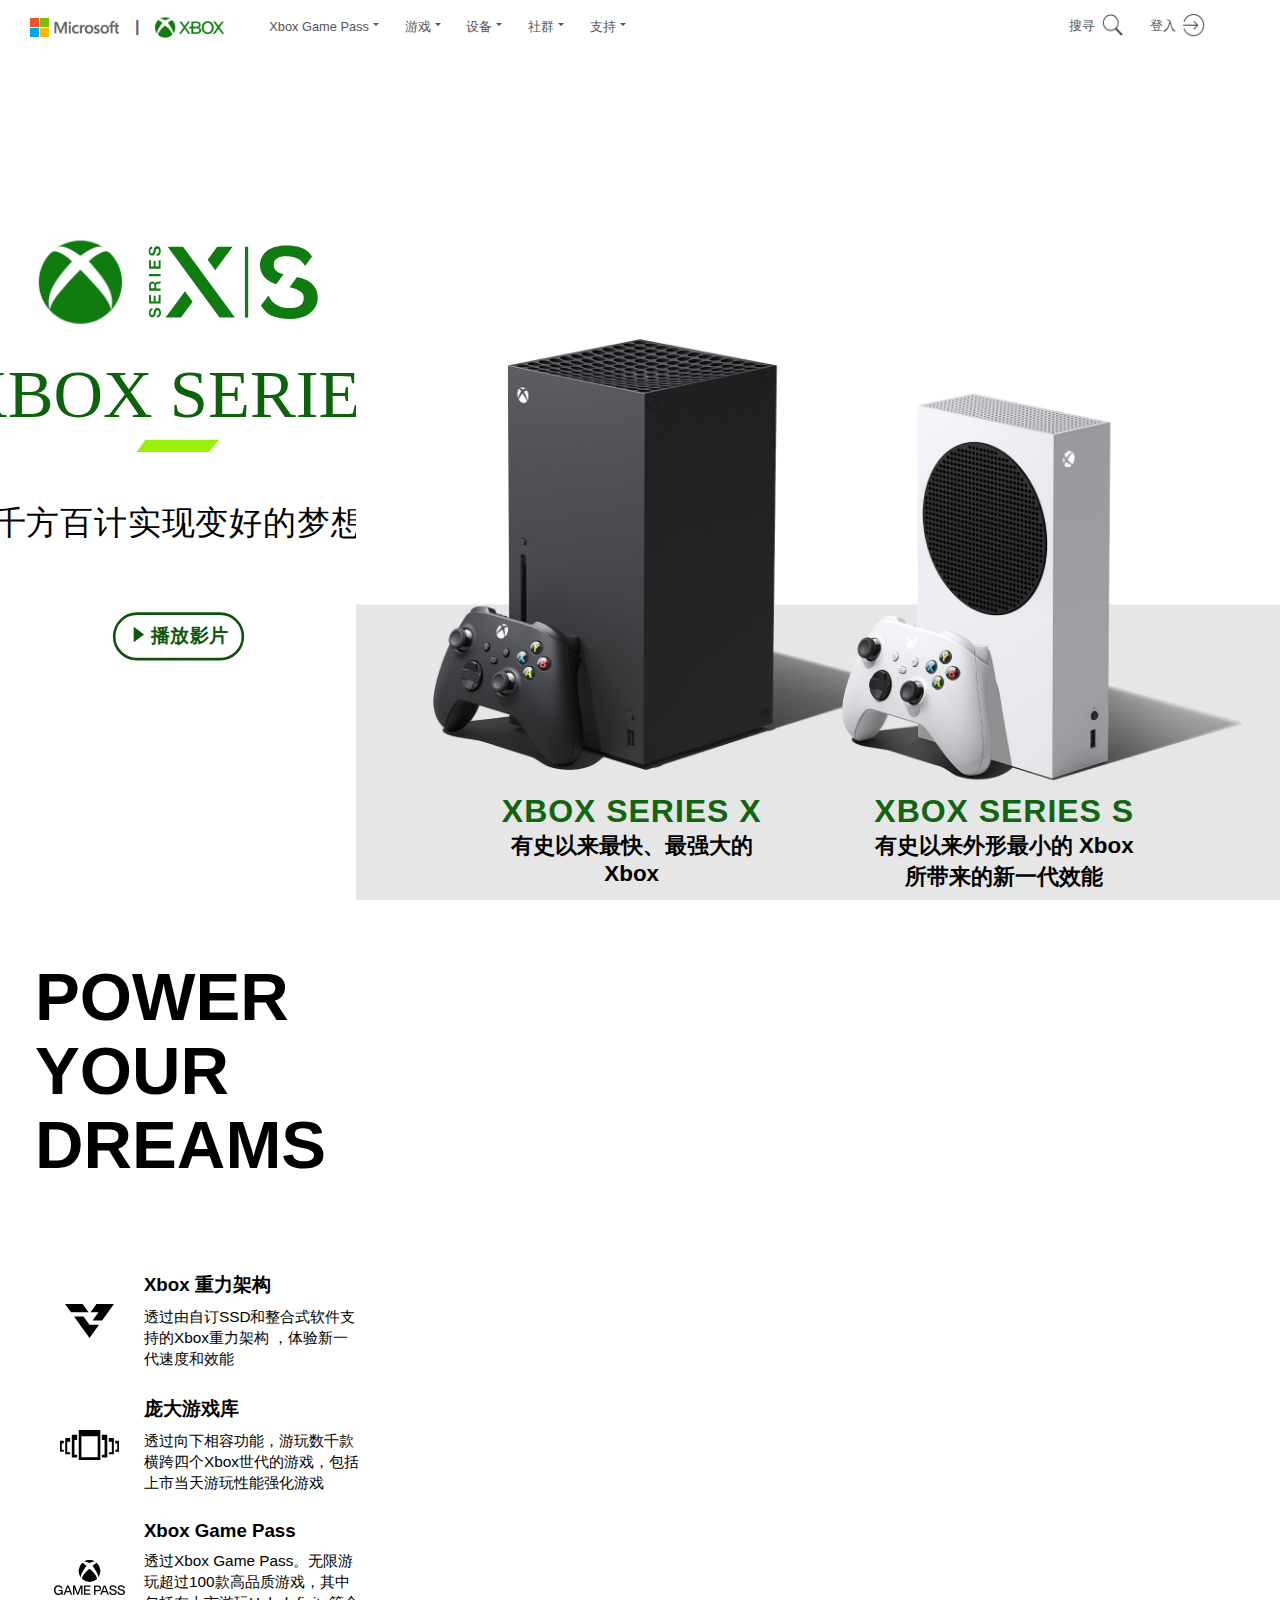
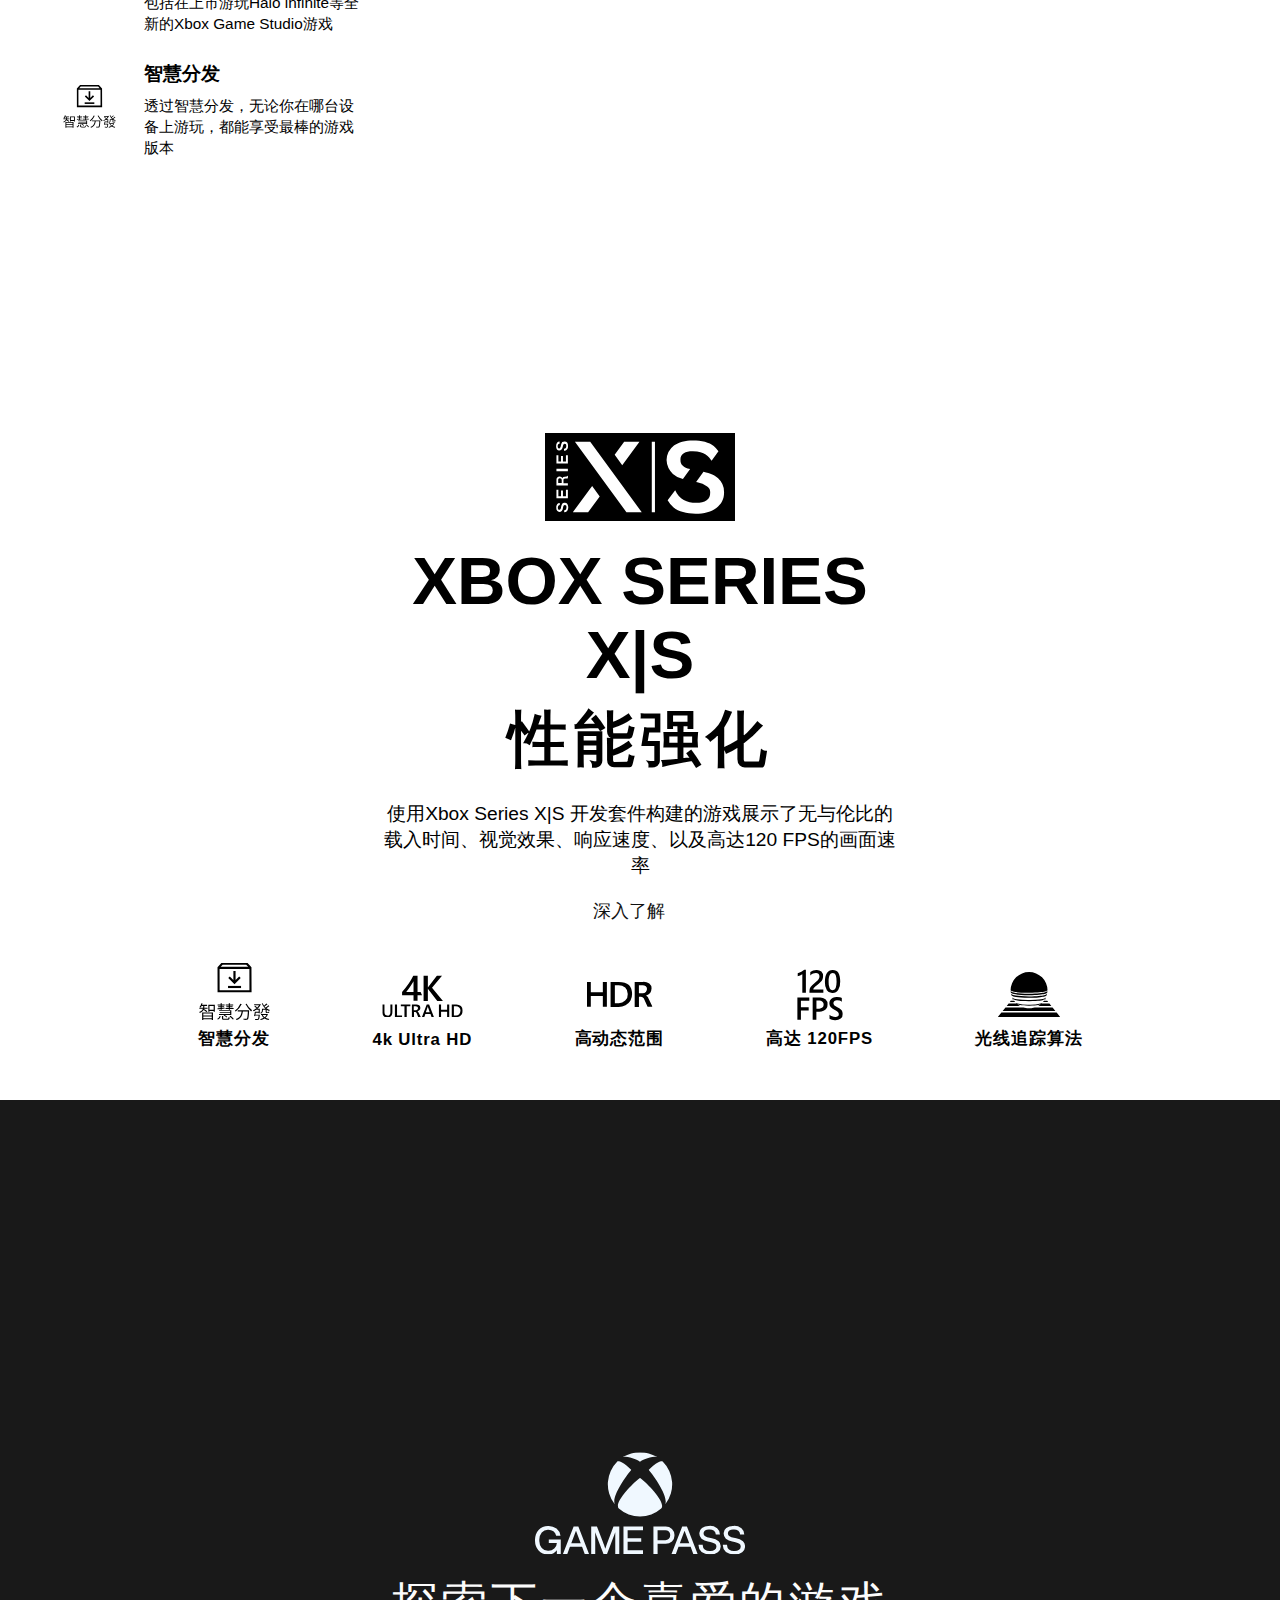
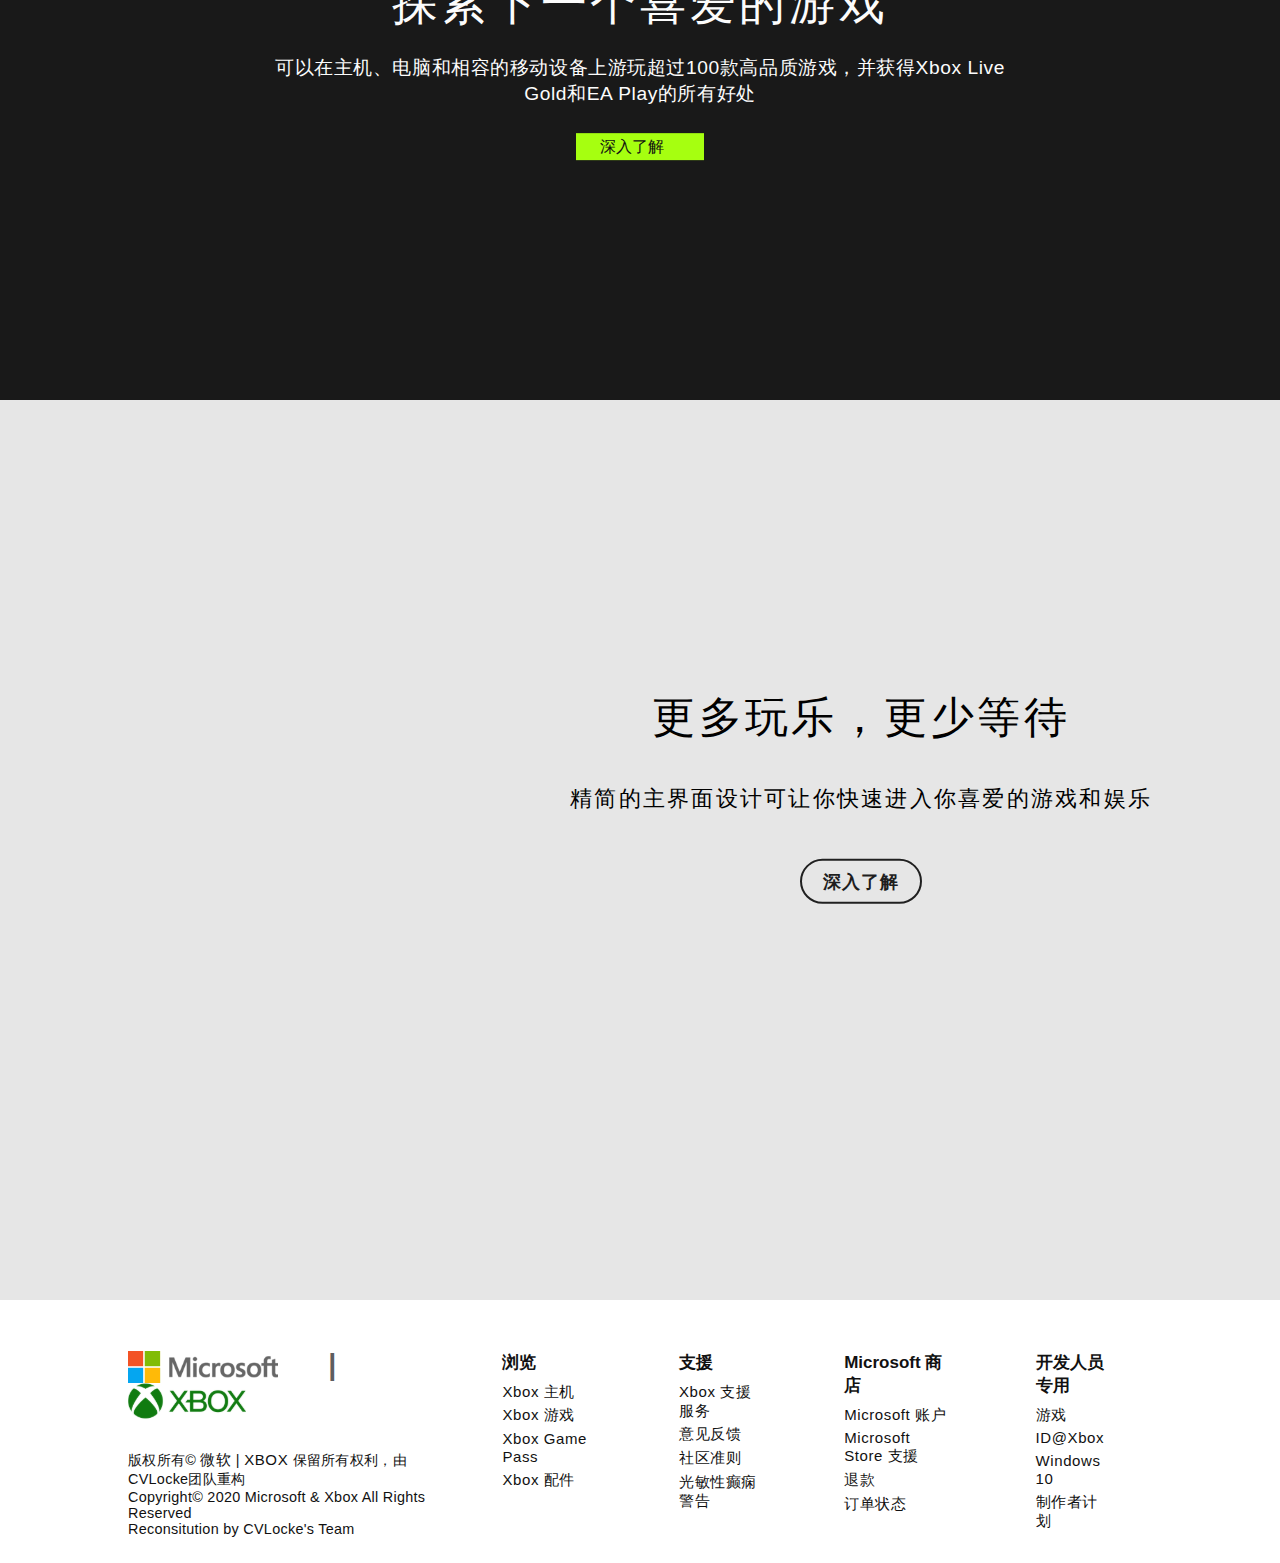
<file: Xbox-Series主机展示/index.html>
<!DOCTYPE html>
<html lang="en">

<head>
    <meta charset="UTF-8">
    <meta name="viewport" content="width=device-width, initial-scale=1.0">
    <title>Power Your Dream | Xbox Series</title>
    <link rel="icon" href="./favicon.ico" type="image/x-icon">
    <!-- 导入字体库 -->
    <link rel="stylesheet" href="https://api.cvlocke.site/lib/cvlib/font/font.css" type="text/css">
    <link rel="stylesheet" href="./style.css">


    <!-- JQuery -->
    <script src="https://api.cvlocke.site/lib/jquery/3.4.1/jquery.min.js"></script>

    <!-- Fullpage -->
    <script src="https://api.cvlocke.site/lib/fullpage/3.0.5/scrolloverflow.min.js" type="text/JavaScript"></script>
    <link href="./lib/fullpage/fullpage.css" rel="stylesheet">
    <script src="./lib/fullpage/fullpage.js"></script>
    <script src="https://api.cvlocke.site/lib/fullpage/3.0.5/easing.min.js" type="text/JavaScript"></script>
    <!-- Fancybox -->
    <link rel="stylesheet" href="https://api.cvlocke.site/lib/fancybox/3.5.7/jquery.fancybox.min.css" type="text/css">
    <script src="https://api.cvlocke.site/lib/fancybox/3.5.7/jquery.fancybox.min.js" type="text/JavaScript"></script>
    <!-- 控制台信息 -->
    <script>
        var style = [
            'color: #222;',
            'font-size: 1.2em;',
            'line-height: 2em;',
            'background-color:#DADADA;',
            'font-family:Gilroy-Light;',
            'font-weight:Bolder;',
        ].join(' ');
        var stylecv = [
            'color: whitesmoke;',
            'font-size: 1em;',
            'line-height: 2em;',
            'background-color:#008080;'
        ].join(' ');
        console.log("%cCreated by CVLocke '陈炜龙'\n%cCopyright ©2020-2022 CVLocke All Rights Reserved", style, stylecv);
    </script>



</head>

<body>

    <div class="main">
        <!-- 第一屏 -->
        <div class="section section-1">
            <div class="container-fullpage">
                <nav>
                    <div class="nav-left">
                        <a href="https://www.microsoft.com/"><img src="./icons/logo-microsoft-sm.svg"
                                alt="microsoft"></a>
                        <span class="split-line">|</span>
                        <a href="https://www.xbox.com/zh-HK/?xr=mebarnav"><img src="./icons/logo-xbox-text.svg"
                                alt="xbox"></a>
                        <ul class="navlist">
                            <li>
                                <button id="mainBtn" role="button">Xbox Game Pass</button>
                                <ul id="sublist">
                                    <li><a href="https://www.xbox.com/zh-HK/xbox-game-pass?xr=shellnav">概观</a></li>
                                    <li><a href="https://www.xbox.com/zh-hk/xbox-game-pass/games?xr=shellnav">浏览游戏</a>
                                    </li>
                                    <li><a href="https://www.xbox.com/zh-HK/xbox-game-pass/pc-games?xr=shellnav">Xbox
                                            Game Pass for PC</a></li>
                                    <li><a href="https://www.xbox.com/zh-hk/live/gold?xr=shellnav">Xbox Live Gold</a>
                                    </li>
                                </ul>
                            </li>
                            <li>
                                <button id="mainBtn" role="button">游戏</button>
                                <ul id="sublist">
                                    <li><a href="https://www.xbox.com/zh-HK/games/all-games?xr=shellnav">选购所有主机游戏</a>
                                    </li>
                                    <li><a href="https://www.xbox.com/zh-HK/pc-gaming?xr=shellnav">使用Xbox的电脑游戏</a></li>
                                    <li><a href="https://www.xbox.com/games?xr=shellnav">所有游戏展示</a></li>
                                </ul>
                            </li>
                            <li>
                                <button id="mainBtn" role="button">设备</button>
                                <ul id="sublist">
                                    <li>
                                        <p>所有Xbox主机</p>
                                    </li>
                                    <li><a href="https://www.xbox.com/zh-HK/consoles/xbox-series-x?xr=shellnav">全新 Xbox
                                            Series X</a></li>
                                    <li><a href="https://www.xbox.com/zh-HK/consoles/xbox-series-s?xr=shellnav">全新 Xbox
                                            Series S</a></li>
                                    <hr>
                                    <li>
                                        <p>所有Xbox配件</p>
                                    </li>
                                    <li><a href="https://www.xbox.com/zh-HK/accessories?xr=shellnav#controllers">控制器</a>
                                    </li>
                                    <li><a href="https://www.xbox.com/zh-HK/accessories?xr=shellnav#headsets">头戴式设备</a>
                                    </li>
                                    <li><a
                                            href="https://www.xbox.com/zh-HK/accessories?xr=shellnav#harddrives">硬盘与存储空间</a>
                                    </li>
                                </ul>
                            </li>
                            <li>
                                <button id="mainBtn" role="button">社群</button>
                                <ul id="sublist">
                                    <li><a href="https://www.xbox.com/zh-HK/community?xr=shellnav">Xbox Community</a>
                                    </li>
                                    <li><a href="https://www.xbox.com/zh-HK/live/gold?xr=shellnav">多人游戏</a></li>
                                </ul>
                            </li>
                            <li>
                                <button id="mainBtn" role="button">支持</button>
                                <ul id="sublist">
                                    <li><a href="https://support.xbox.com/zh-HK/">支持首页</a></li>
                                    <li><a href="https://support.xbox.com/zh-HK/xbox-live-status">Xbox Live 状态</a></li>
                                    <li><a href="https://support.xbox.com/zh-HK/help/accessible-gaming">无障碍游戏</a></li>
                                    <li><a
                                            href="https://support.xbox.com/zh-HK/help/whats-new-xbox-support">支持服务的新功能</a>
                                    </li>
                                </ul>
                            </li>
                        </ul>
                    </div>
                    <div class="nav-right">
                        <ul>
                            <li><a href="#">搜寻<img src="./icons/icons8_search_50px_2.svg" alt=""></a></li>
                            <li><a href="login/index.html">登入<img src="./icons/icons8_login_50px_2.svg" alt=""></a></li>
                        </ul>
                    </div>
                </nav>
                <div class="content">
                    <div class="content-left">
                        <div class="content-container obj-relative" data-anime anime-fade="0,1,1500"
                            anime-top="-10%,0,1500">
                            <div class="logo">
                                <img src="./icons/logo-xbox.svg" alt="xbox">
                                <img src="./icons/s1_xs.svg" alt="xbox series">
                            </div>
                            <h1 class="title">XBOX SERIES</h1>
                            <img class="split-line-hr" src="./images/s1_squre.svg" alt="squre">
                            <h3 class="subtitle obj-relative" data-anime data-anime-delay=1500 anime-fade="0,1,1000">
                                千方百计实现变好的梦想
                            </h3>
                            <button class="btn btn-play obj-relative" data-fancybox href="videos/PowerYourDream.mp4"
                                class="btn btn-play" data-anime data-anime-delay=2000 anime-fade="0,1,1000">
                                播放影片
                            </button>
                        </div>
                    </div>
                    <div class="content-right obj-relative" data-anime anime-fade="0,1,1500" anime-top="20%,0,1500">
                        <div>
                            <img class="banner" src="./images/s1_banner.jpg" alt="xbox series">
                            <div class="text-area">
                                <span>
                                    <a href="https://www.xbox.com/zh-hk/consoles/xbox-series-x">
                                        XBOX SERIES X
                                    </a>
                                    <p>有史以来最快、最强大的 Xbox</p>
                                </span>
                                <span>
                                    <a href="https://www.xbox.com/zh-HK/consoles/xbox-series-s">
                                        XBOX SERIES S
                                    </a>
                                    <p>有史以来外形最小的 Xbox 所带来的新一代效能</p>
                                </span>
                            </div>
                        </div>
                    </div>
                </div>
            </div>
        </div>


        <!-- 第二屏 -->
        <div class="section section-2">
            <div class="container-fullpage bg obj-relative" data-anime anime-left="5%,0,1000" anime-fade="0,1,1500">
                <div class="content">
                    <h1 class="title obj-relative" data-anime anime-left="-20%,0,1500" anime-fade="0,1,1500">POWER
                        YOUR
                        DREAMS</h1>
                    <ul class="introArea">
                        <li>
                            <div class="intro-icon obj-relative" data-anime data-anime-delay="800"
                                anime-left="-2%,0,1000" anime-fade="0,1,1200">
                                <img src="./icons/s2_velocity.svg" width="45%">
                            </div>
                            <div class="intro-text">
                                <h3 class="obj-relative" data-anime data-anime-delay="1200" anime-left="-1em,0,1000"
                                    anime-fade="0,1,1500">Xbox 重力架构</h3>
                                <p class="obj-relative" data-anime data-anime-delay="1600" anime-top="-10%,0,1000"
                                    anime-fade="0,1,800">
                                    透过由自订SSD和整合式软件支持的Xbox重力架构 ，体验新一代速度和效能</p>
                            </div>
                        </li>
                        <li>
                            <div class="intro-icon obj-relative" data-anime data-anime-delay="800"
                                anime-left="-2%,0,1000" anime-fade="0,1,1200">
                                <img src="./icons/s2_lib.svg" width="55%">
                            </div>
                            <div class="intro-text">
                                <h3 class="obj-relative" data-anime data-anime-delay="1200" anime-left="-1em,0,1000"
                                    anime-fade="0,1,1500">庞大游戏库</h3>
                                <p class="obj-relative" data-anime data-anime-delay="1600" anime-top="-10%,0,1000"
                                    anime-fade="0,1,800">
                                    透过向下相容功能，游玩数千款横跨四个Xbox世代的游戏，包括上市当天游玩性能强化游戏</p>
                            </div>
                        </li>
                        <li>
                            <div class="intro-icon obj-relative" data-anime data-anime-delay="800"
                                anime-left="-2%,0,1000" anime-fade="0,1,1200">
                                <img src="./icons/s2_xgp.svg" width="65%">
                            </div>
                            <div class="intro-text">
                                <h3 class="obj-relative" data-anime data-anime-delay="1200" anime-left="-1em,0,1000"
                                    anime-fade="0,1,1500">Xbox Game Pass</h3>
                                <p class="obj-relative" data-anime data-anime-delay="1600" anime-top="-10%,0,1000"
                                    anime-fade="0,1,800">
                                    透过Xbox Game Pass。无限游玩超过100款高品质游戏，其中包括在上市游玩Halo lnfinite等全新的Xbox Game Studio游戏
                                </p>
                            </div>
                        </li>
                        <li>
                            <div class="intro-icon obj-relative" data-anime data-anime-delay="800"
                                anime-left="-2%,0,1000" anime-fade="0,1,1200">
                                <img src="./icons/s3_smart.svg" width="60%">
                            </div>
                            <div class="intro-text">
                                <h3 class="obj-relative" data-anime data-anime-delay="1200" anime-left="-1em,0,1000"
                                    anime-fade="0,1,1500">智慧分发</h3>
                                <p class="obj-relative" data-anime data-anime-delay="1600" anime-top="-10%,0,1000"
                                    anime-fade="0,1,800">
                                    透过智慧分发，无论你在哪台设备上游玩，都能享受最棒的游戏版本</p>
                            </div>
                        </li>
                    </ul>
                </div>
            </div>
        </div>

        <!-- 第三屏 -->
        <div class="section section-3">
            <div class="container-fullpage bg obj-relative" data-anime anime-top="-5%,0,1000" anime-fade="0,1,1500">
                <div class="content">
                    <div class="introduction">
                        <div class="obj-relative" data-anime anime-top="-10%,0,1200" anime-fade="0,1,1500">
                            <img class="logo" src="./icons/s3_xs.svg">
                            <h1 class="title">XBOX SERIES X|S</h1>
                            <h1 class="subtitle">性能强化</h1>
                        </div>
                        <p class="description obj-relative" data-anime data-anime-delay="600" anime-top="-1em,0,1000"
                            anime-fade="0,1,1500">
                            使用Xbox Series X|S
                            开发套件构建的游戏展示了无与伦比的载入时间、视觉效果、响应速度、以及高达120 FPS的画面速率</p>
                        <a href="https://www.xbox.com/games/optimized" class="btn-sec obj-relative" data-anime
                            data-anime-delay="2800" anime-left=".6em,0,800" anime-fade="0,1,1000">
                            <span>深入了解</span>
                        </a>
                    </div>
                    <ul class="introArea">
                        <li>
                            <div class="intro-icon obj-relative" data-anime data-anime-delay="800"
                                anime-top="1em,0,1000" anime-fade="0,1,1200">
                                <img src="./icons/s3_smart.svg">
                            </div>
                            <div class="intro-text obj-relative" data-anime data-anime-delay="1300"
                                anime-top=".5em,0,1000" anime-fade="0,1,1000">
                                <p>智慧分发</p>
                            </div>
                        </li>
                        <li>
                            <div class="intro-icon obj-relative" data-anime data-anime-delay="1100"
                                anime-top="1em,0,1000" anime-fade="0,1,1200">
                                <img src="./icons/s3_4k.svg">
                            </div>
                            <div class="intro-text obj-relative" data-anime data-anime-delay="1600"
                                anime-top=".5em,0,1000" anime-fade="0,1,1000">
                                <p>4k Ultra HD</p>
                            </div>
                        </li>
                        <li>
                            <div class="intro-icon obj-relative" data-anime data-anime-delay="1400"
                                anime-top="1em,0,1000" anime-fade="0,1,1200">
                                <img src="./icons/s3_hdr.svg">
                            </div>
                            <div class="intro-text obj-relative" data-anime data-anime-delay="1900"
                                anime-top=".5em,0,1000" anime-fade="0,1,1000">
                                <p>高动态范围</p>
                            </div>
                        </li>
                        <li>
                            <div class="intro-icon obj-relative" data-anime data-anime-delay="1700"
                                anime-top="1em,0,1000" anime-fade="0,1,1200">
                                <img src="./icons/s3_120fps.svg">
                            </div>
                            <div class="intro-text obj-relative" data-anime data-anime-delay="2200"
                                anime-top=".5em,0,1000" anime-fade="0,1,1000">
                                <p>高达 120FPS</p>
                            </div>
                        </li>
                        <li>
                            <div class="intro-icon obj-relative" data-anime data-anime-delay="2000"
                                anime-top="1em,0,1000" anime-fade="0,1,1200">
                                <img src="./icons/s3_tracing.svg">
                            </div>
                            <div class="intro-text obj-relative" data-anime data-anime-delay="2500"
                                anime-top=".5em,0,1000" anime-fade="0,1,1000">
                                <p>光线追踪算法</p>
                            </div>
                        </li>
                    </ul>
                </div>
            </div>
        </div>

        <!-- 第四屏 -->
        <div class="section section-4">
            <div class="container-fullpage bg" data-anime anime-fade="0,1,1500">
                <div class="content">
                    <div class="introduction">
                        <svg class="logo obj-relative" data-anime data-anime-delay="200" anime-top="-30%,0,1000"
                            anime-fade="0,1,1500" xmlns="http://www.w3.org/2000/svg"
                            xmlns:xlink="http://www.w3.org/1999/xlink" style="fill: aliceblue; width:210px;height:auto;"
                            width="101.673" height="49.56" viewBox="0 0 101.673 49.56">
                            <defs>
                                <style>
                                    .a {
                                        clip-path: url(#a);
                                    }
                                </style>
                                <clipPath id="a">
                                    <rect width="101.673" height="49.56" />
                                </clipPath>
                            </defs>
                            <g class="a">
                                <g class="a">
                                    <path
                                        d="M50.75,12.5a.1.1,0,0,1,.052.026C55.46,16.07,63.443,24.84,61.01,27.317a15.587,15.587,0,0,1-20.52,0C38.057,24.84,46.04,16.07,50.7,12.528a.062.062,0,0,1,.052-.026M58.862,2.277a15.606,15.606,0,0,0-16.234,0,.059.059,0,0,0-.026.078c.009.026.043.035.078.026,3.022-.649,7.6,1.957,8.035,2.217.009.009.017.009.035.009s.026-.009.035-.009c.433-.26,5.022-2.866,8.035-2.217a.066.066,0,0,0,.078-.026.064.064,0,0,0-.035-.078M39.84,4.468a.48.48,0,0,0-.069.052,15.595,15.595,0,0,0-1.42,20.511.067.067,0,0,0,.087.026.066.066,0,0,0,.017-.078C37.26,21.3,43.338,12.39,46.472,8.658a.066.066,0,0,0,.017-.043.062.062,0,0,0-.026-.052C41.71,3.836,40.1,4.338,39.84,4.468m15.186,4.1A.052.052,0,0,0,55,8.615a.066.066,0,0,0,.017.043C58.152,12.39,64.23,21.3,63.044,24.97a.066.066,0,0,0,.017.078c.026.017.061,0,.087-.026a15.583,15.583,0,0,0-1.42-20.5.208.208,0,0,0-.069-.052c-.268-.13-1.879-.632-6.632,4.1M20.9,36.027H18.61L13.441,49.265h2.1l1.281-3.429h5.87l1.281,3.429h2.1ZM17.468,44.07l2.286-6.061,2.286,6.061Zm-5.082-1.784v6.979h-1.9V47.534a4.793,4.793,0,0,1-1.8,1.515,5.706,5.706,0,0,1-2.494.519,6.705,6.705,0,0,1-2.571-.476,5.483,5.483,0,0,1-1.983-1.437,6.326,6.326,0,0,1-1.3-2.2,8.616,8.616,0,0,1-.433-2.8,8.7,8.7,0,0,1,.433-2.823A6.1,6.1,0,0,1,1.64,37.646a5.488,5.488,0,0,1,2.026-1.42A6.977,6.977,0,0,1,6.29,35.75a6.329,6.329,0,0,1,4.035,1.264,5.228,5.228,0,0,1,1.9,3.4v.026H10.143v-.017a3.4,3.4,0,0,0-1.316-2.1,4.147,4.147,0,0,0-2.52-.771,3.9,3.9,0,0,0-3.134,1.385A5.526,5.526,0,0,0,2,42.668,5.571,5.571,0,0,0,3.173,46.4,4.013,4.013,0,0,0,6.35,47.785a4.187,4.187,0,0,0,2.9-1.074,3.639,3.639,0,0,0,1.238-2.675h-3.9V42.313h5.792Zm32.373-4.442v3.836h6.58v1.688h-6.58v4.078H52.2v1.818H42.741V36.027H52.2v1.818Zm-4.043-1.818V49.265H38.767V38.754c-.251.736-.589,1.654-1,2.727l-2.987,7.784h-1.7l-.009-.009L30.048,41.49c-.364-.961-.693-1.862-.978-2.684V49.265H27.121V36.027H29.9l2.71,7.039c.545,1.429,1,2.658,1.333,3.671.4-1.2.857-2.5,1.351-3.853l2.615-6.849h2.805Zm25.516,1.126a4.722,4.722,0,0,0-3.351-1.126H57.243V49.265h2.026V44.391h3.61a4.722,4.722,0,0,0,3.351-1.126,4.022,4.022,0,0,0,1.195-3.048,4.067,4.067,0,0,0-1.195-3.065m-6.97.658h3.576a2.59,2.59,0,0,1,1.879.623,2.391,2.391,0,0,1,.641,1.784,2.357,2.357,0,0,1-.641,1.775,2.625,2.625,0,0,1-1.879.615H59.261Zm30.546,7.784A3.506,3.506,0,0,1,88.439,48.5a6.084,6.084,0,0,1-3.784,1.056,6.271,6.271,0,0,1-4.078-1.195A4.286,4.286,0,0,1,79.1,44.884v-.017h2.026v.017a2.779,2.779,0,0,0,.918,2.208,4.14,4.14,0,0,0,2.658.736,3.828,3.828,0,0,0,2.242-.563,1.88,1.88,0,0,0,.779-1.628,1.54,1.54,0,0,0-.641-1.325,6.622,6.622,0,0,0-2.329-.84l-1.134-.242a6.373,6.373,0,0,1-3.082-1.342,3.277,3.277,0,0,1-1.048-2.571,3.159,3.159,0,0,1,1.264-2.623,5.478,5.478,0,0,1,3.42-.978,5.911,5.911,0,0,1,3.914,1.117,3.941,3.941,0,0,1,1.351,3.074v.017h-2v-.017a2.526,2.526,0,0,0-.84-1.87,3.869,3.869,0,0,0-2.407-.6,3.478,3.478,0,0,0-1.974.476,1.567,1.567,0,0,0-.675,1.359,1.591,1.591,0,0,0,.606,1.359,5.7,5.7,0,0,0,2.251.849l1.152.242a7.064,7.064,0,0,1,3.264,1.394,3.21,3.21,0,0,1,1,2.476m11.775,0a3.506,3.506,0,0,1-1.368,2.909A6.084,6.084,0,0,1,96.43,49.56a6.271,6.271,0,0,1-4.078-1.195,4.286,4.286,0,0,1-1.481-3.481v-.017H92.9v.017a2.779,2.779,0,0,0,.918,2.208,4.14,4.14,0,0,0,2.658.736,3.828,3.828,0,0,0,2.242-.563,1.88,1.88,0,0,0,.779-1.628,1.54,1.54,0,0,0-.641-1.325,6.622,6.622,0,0,0-2.329-.84l-1.134-.242a6.373,6.373,0,0,1-3.082-1.342,3.277,3.277,0,0,1-1.048-2.571,3.159,3.159,0,0,1,1.264-2.623,5.478,5.478,0,0,1,3.42-.978,5.911,5.911,0,0,1,3.914,1.117,3.941,3.941,0,0,1,1.351,3.074v.017h-2v-.017a2.526,2.526,0,0,0-.84-1.87,3.869,3.869,0,0,0-2.407-.6,3.478,3.478,0,0,0-1.974.476,1.567,1.567,0,0,0-.675,1.359,1.591,1.591,0,0,0,.606,1.359,5.7,5.7,0,0,0,2.251.849l1.152.242a7.064,7.064,0,0,1,3.264,1.394,3.21,3.21,0,0,1,1,2.476M73.469,36.027H71.183L66.014,49.265h2.1l1.281-3.429h5.87l1.273,3.429h2.1ZM70.031,44.07l2.286-6.061L74.6,44.07Z"
                                        transform="translate(0.091)" />
                                </g>
                            </g>
                        </svg>
                        <h1 class="subtitle obj-relative" data-anime data-anime-delay="600" anime-top="-0.355em,0,1000"
                            anime-fade="0,1,1500">探索下一个喜爱的游戏</h1>
                        <p class="description obj-relative" data-anime data-anime-delay="1100" anime-top="-0.8em,0,1000"
                            anime-fade="0,1,1500">可以在主机、电脑和相容的移动设备上游玩超过100款高品质游戏，并获得Xbox Live
                            Gold和EA Play的所有好处</p>
                        <a href="https://www.xbox.com/xbox-game-pass" class="btn-sec btn-yellow" data-anime
                            data-anime-delay="2000" anime-fade="0,1,1500">
                            <span>深入了解</span>
                        </a>
                    </div>
                </div>
            </div>
        </div>

        <!-- 第五屏 | Footer-->
        <div class="section section-5">
            <div class="container-fullpage bg obj-relative" data-anime anime-left="-5%,0,1000" anime-fade="0,1,1500">
                <div class="content">
                    <div class="introduction">
                        <span class="subtitle obj-relative" data-anime data-anime-delay="300" anime-left="1em,0,1800"
                            anime-fade="0,1,1500">更多玩乐，更少等待</span>
                        <p class="description obj-relative" data-anime data-anime-delay="1500" anime-top="-0.5em,0,1000"
                            anime-fade="0,1,1500">精简的主界面设计可让你快速进入你喜爱的游戏和娱乐</p>
                        <a href="https://www.xbox.com/consoles/experience" class="btn" data-anime
                            data-anime-delay="2500" anime-fade="0,1,1500">
                            深入了解
                        </a>
                    </div>
                </div>
            </div>

            <!-- Footer -->
            <footer class="bg">
                <div class="content">
                    <div class="content-left obj-relative" data-anime anime-left="-5%,0,1000" anime-fade="0,1,1500">
                        <div class="logo">
                            <a href="https://www.microsoft.com/">
                                <img src="./icons/logo-microsoft-sm.svg" alt="Microsoft" height="32px">
                            </a>
                            <span class="split-line">|</span>
                            <a href="https://www.xbox.com/zh-HK/?xr=mebarnav">
                                <img src="./icons/logo-xbox-text.svg" alt="Xbox" height="36px">
                            </a>
                        </div>
                        <div class="copyright">
                            <p>版权所有&copy; <a href="https://www.microsoft.com/">微软</a> | <a
                                    href="https://www.xbox.com/zh-HK/?xr=mebarnav">XBOX</a> 保留所有权利，由CVLocke团队重构</p>
                            <p>Copyright&copy; 2020 Microsoft & Xbox All Rights Reserved
                                <br>
                                Reconsitution by CVLocke's Team
                            </p>
                        </div>
                    </div>
                    <div class="content-right obj-relative" data-anime data-anime-delay="300" anime-left="1em,0,1800"
                        anime-fade="0,1,1500">
                        <ul class="linkArea">
                            <li class="link-item">
                                <p class="link-title">浏览</p>
                                <ul class="link-list">
                                    <li><a href="https://www.xbox.com/zh-HK/consoles?xr=footnav">Xbox 主机</a></li>
                                    <li><a href="https://www.xbox.com/zh-HK/games?xr=footnav">Xbox 游戏</a></li>
                                    <li><a href="https://www.xbox.com/zh-HK/xbox-game-pass?xr=footnav">Xbox Game
                                            Pass</a></li>
                                    <li><a href="https://www.xbox.com/zh-HK/accessories?xr=footnav">Xbox 配件</a></li>
                                </ul>
                            </li>
                            <li class="link-item">
                                <p class="link-title">支援</p>
                                <ul class="link-list">
                                    <li><a href="https://support.xbox.com/?xr=footnav">Xbox 支援服务</a></li>
                                    <li><a href="https://aka.ms/xboxideas?xr=footnav">意见反馈</a></li>
                                    <li><a
                                            href="https://www.xbox.com/zh-HK/legal/community-standards?xr=footnav">社区准则</a>
                                    </li>
                                    <li><a
                                            href="https://support.xbox.com/help/family-online-safety/online-safety/photosensitive-seizure-warning?xr=footnav">光敏性癫痫警告</a>
                                    </li>
                                </ul>
                            </li>
                            <li class="link-item">
                                <p class="link-title">Microsoft 商店</p>
                                <ul class="link-list">
                                    <li><a href="https://account.microsoft.com/?xr=footnav">Microsoft 账户</a></li>
                                    <li><a
                                            href="https://go.microsoft.com/fwlink/p/?LinkID=824761&clcid=0x409?xr=footnav">Microsoft
                                            Store 支援</a></li>
                                    <li><a
                                            href="https://go.microsoft.com/fwlink/p/?LinkID=824764&clcid=0x409?xr=footnav">退款</a>
                                    </li>
                                    <li><a href="https://account.microsoft.com/orders?xr=footnav">订单状态</a></li>
                                </ul>
                            </li>
                            <li class="link-item">
                                <p class="link-title">开发人员专用</p>
                                <ul class="link-list">
                                    <li><a href="https://www.xbox.com/zh-HK/developers?xr=footnav">游戏</a></li>
                                    <li><a href="https://www.xbox.com/zh-HK/developers/id?xr=footnav">ID@Xbox</a></li>
                                    <li><a href="https://dev.windows.com/games?xr=footnav">Windows 10</a></li>
                                    <li><a
                                            href="https://www.xbox.com/zh-HK/developers/creators-program?xr=footnav">制作者计划</a>
                                    </li>
                                </ul>
                            </li>
                        </ul>
                    </div>
                </div>
            </footer>
        </div>



    </div>




    <!-- 自定交互 -->
    <script>
        window.onload = function () {
            const mainBtn = document.querySelectorAll('.navlist #mainBtn');

            //绑定点击事件
            for (let i = 0; i < mainBtn.length; i++) {
                const btn = mainBtn[i];
                btn.onclick = function () {
                    activeToggler(i);
                }
            }

            //active类切换器
            function activeToggler(index) {
                for (let j = 0; j < mainBtn.length; j++) {
                    const activeList = mainBtn[j].parentElement;
                    if (j != index) {
                        activeList.classList.remove('active');      //移除索引外的active
                    }
                }
                mainBtn[index].parentElement.classList.toggle('active');
            }
        }
    </script>
    <!-- 初始化Fullpage -->
    <script>
        $(document).ready(
            function () {
                //设置动画初位
                $('[data-anime]').each(
                    function () {
                        onAnime($(this), 'init');
                        $('.section-1  [data-anime]').each(
                            function () {
                                //立即执行无delay属性的动画队列
                                if (!$(this)[0].hasAttribute('data-anime-delay')) {
                                    onAnime($(this), 'load');
                                }
                                else {
                                    //按属性值延迟执行队列
                                    let timer = setTimeout(() => {
                                        onAnime($(this), 'load');
                                        clearTimeout(timer);
                                    }, $(this).attr('data-anime-delay'));
                                }

                            }
                        );

                    }
                );
                // Fullpage
                $('.main').fullpage({
                    anchors: ['section-1', 'section-2', 'section-3', 'section-4', 'section-5'],
                    sectionsColor: ['white', 'white', '#E1E1E1', '#191919', '#E6E6E6'],
                    navigation: true,
                    navigationPosition: 'right',
                    css3: false,
                    easing: 'easeInQuart',
                    scrollOverflow: true,
                    onLeave: function (originSection, targetSection, direction) {
                        onLeaved(originSection, targetSection, direction);
                    },
                }
                );
            }

        )

        //定义动画列表键值对
        function animateData(ele) {
            var Data = {
                opacity: ele[0].hasAttribute('anime-fade') ? ele.attr('anime-fade').split(',') : {},
                top: ele[0].hasAttribute('anime-top') ? ele.attr('anime-top').split(',') : {},
                left: ele[0].hasAttribute('anime-left') ? ele.attr('anime-left').split(',') : {},
            }
            return Data;
        }

        //动画设置函数
        function onAnime(ele, type, outSpeed = 500) {
            let animeList = animateData(ele);
            //遍历动画列表键值对
            $.each(animeList, function (animeKey, animeVal) {
                let cssSetter = {};
                switch (type) {
                    case 'init':
                        cssSetter[animeKey] = animeVal[0];
                        ele.css(cssSetter);
                        break;
                    case 'load':
                        cssSetter[animeKey] = animeVal[1];
                        ele.animate(cssSetter, { queue: false, duration: parseInt(animeVal[2]) });
                        break;
                    case 'leave':
                        cssSetter[animeKey] = animeVal[0];
                        ele.animate(cssSetter, { queue: false, duration: outSpeed });
                        break;
                    default:
                        break;
                }
            })
        }

        // 回调函数
        function onLeaved(originSection, targetSection, direction) {
            $('.' + originSection.anchor + '  [data-anime]').each(
                function () {
                    onAnime($(this), 'leave', 500);
                }
            );
            $('.' + targetSection.anchor + '  [data-anime]').each(
                function () {
                    //立即执行无delay属性的动画队列
                    if (!$(this)[0].hasAttribute('data-anime-delay')) {
                        onAnime($(this), 'load');
                    }
                    else {
                        //按属性值延迟执行队列
                        let timer = setTimeout(() => {
                            onAnime($(this), 'load');
                            clearTimeout(timer);
                        }, $(this).attr('data-anime-delay'));
                    }

                }
            );

        }
    </script>

</body>

</html>
</file>
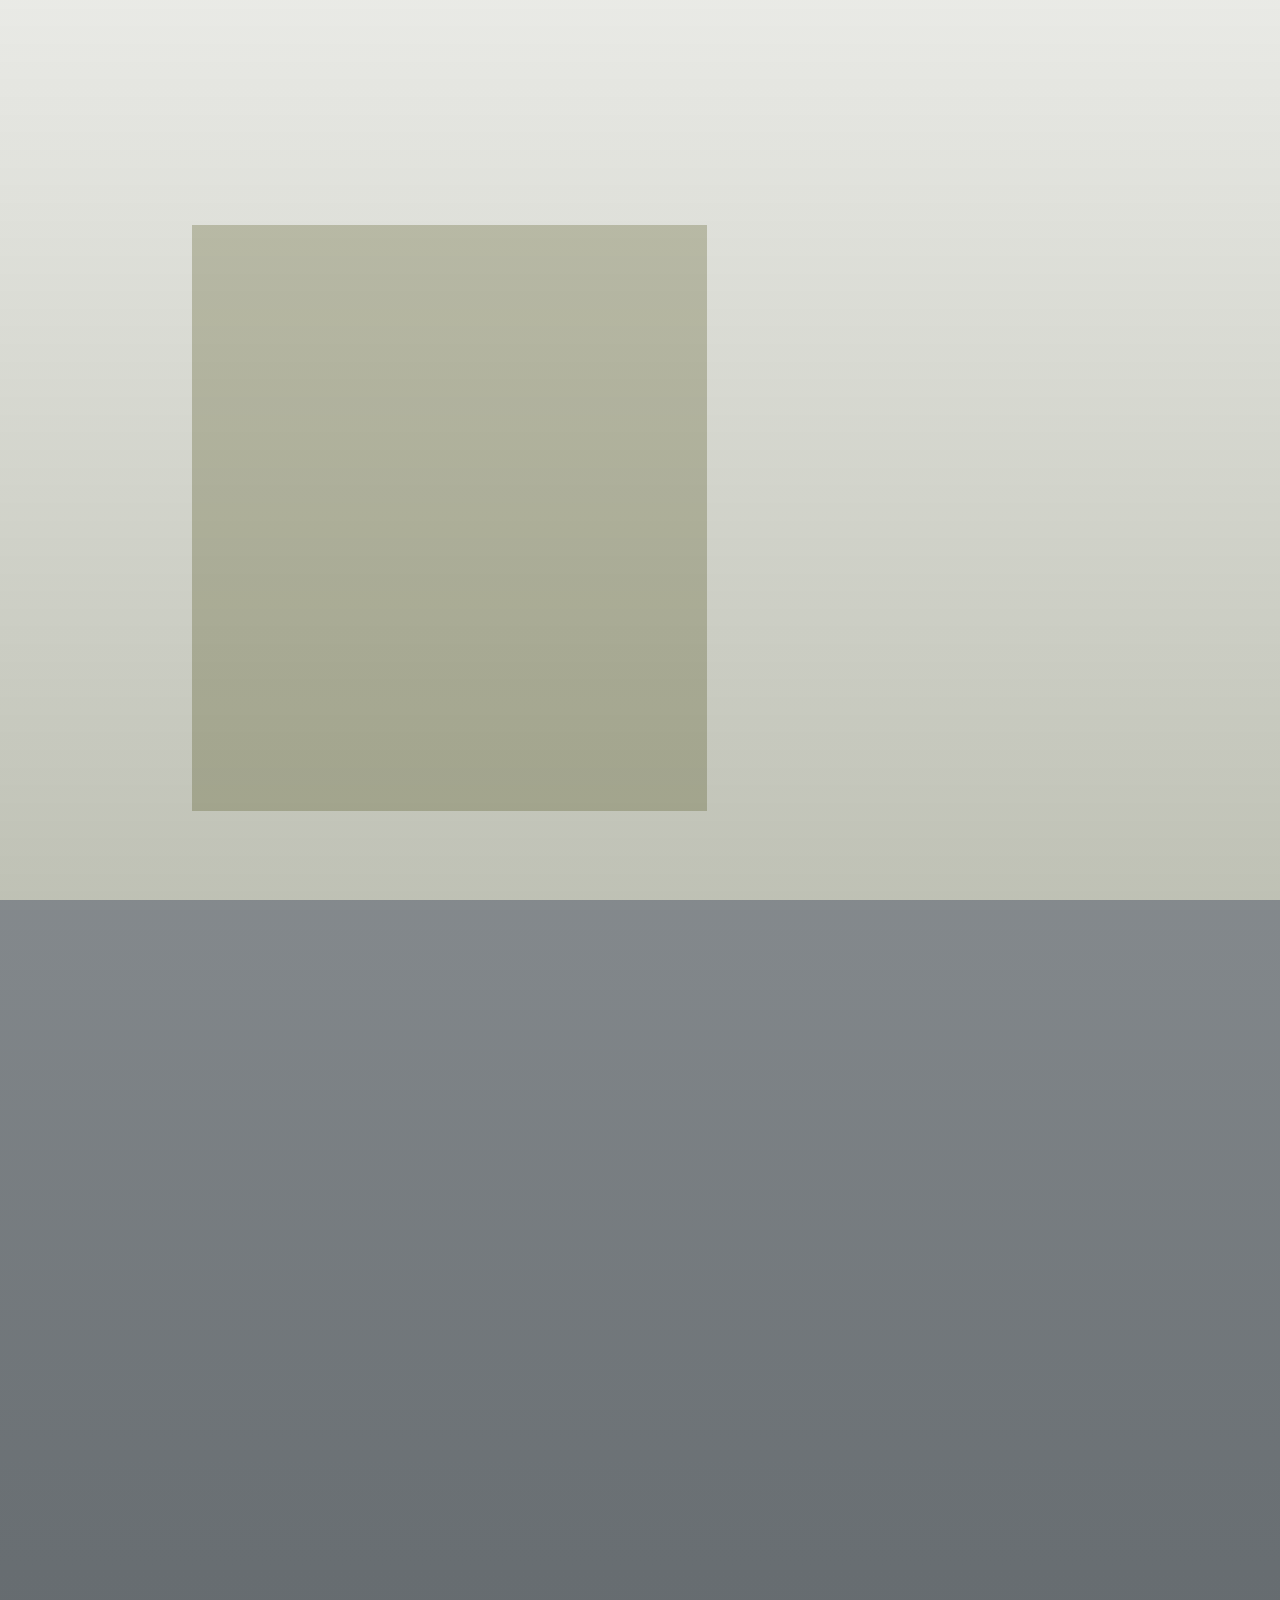
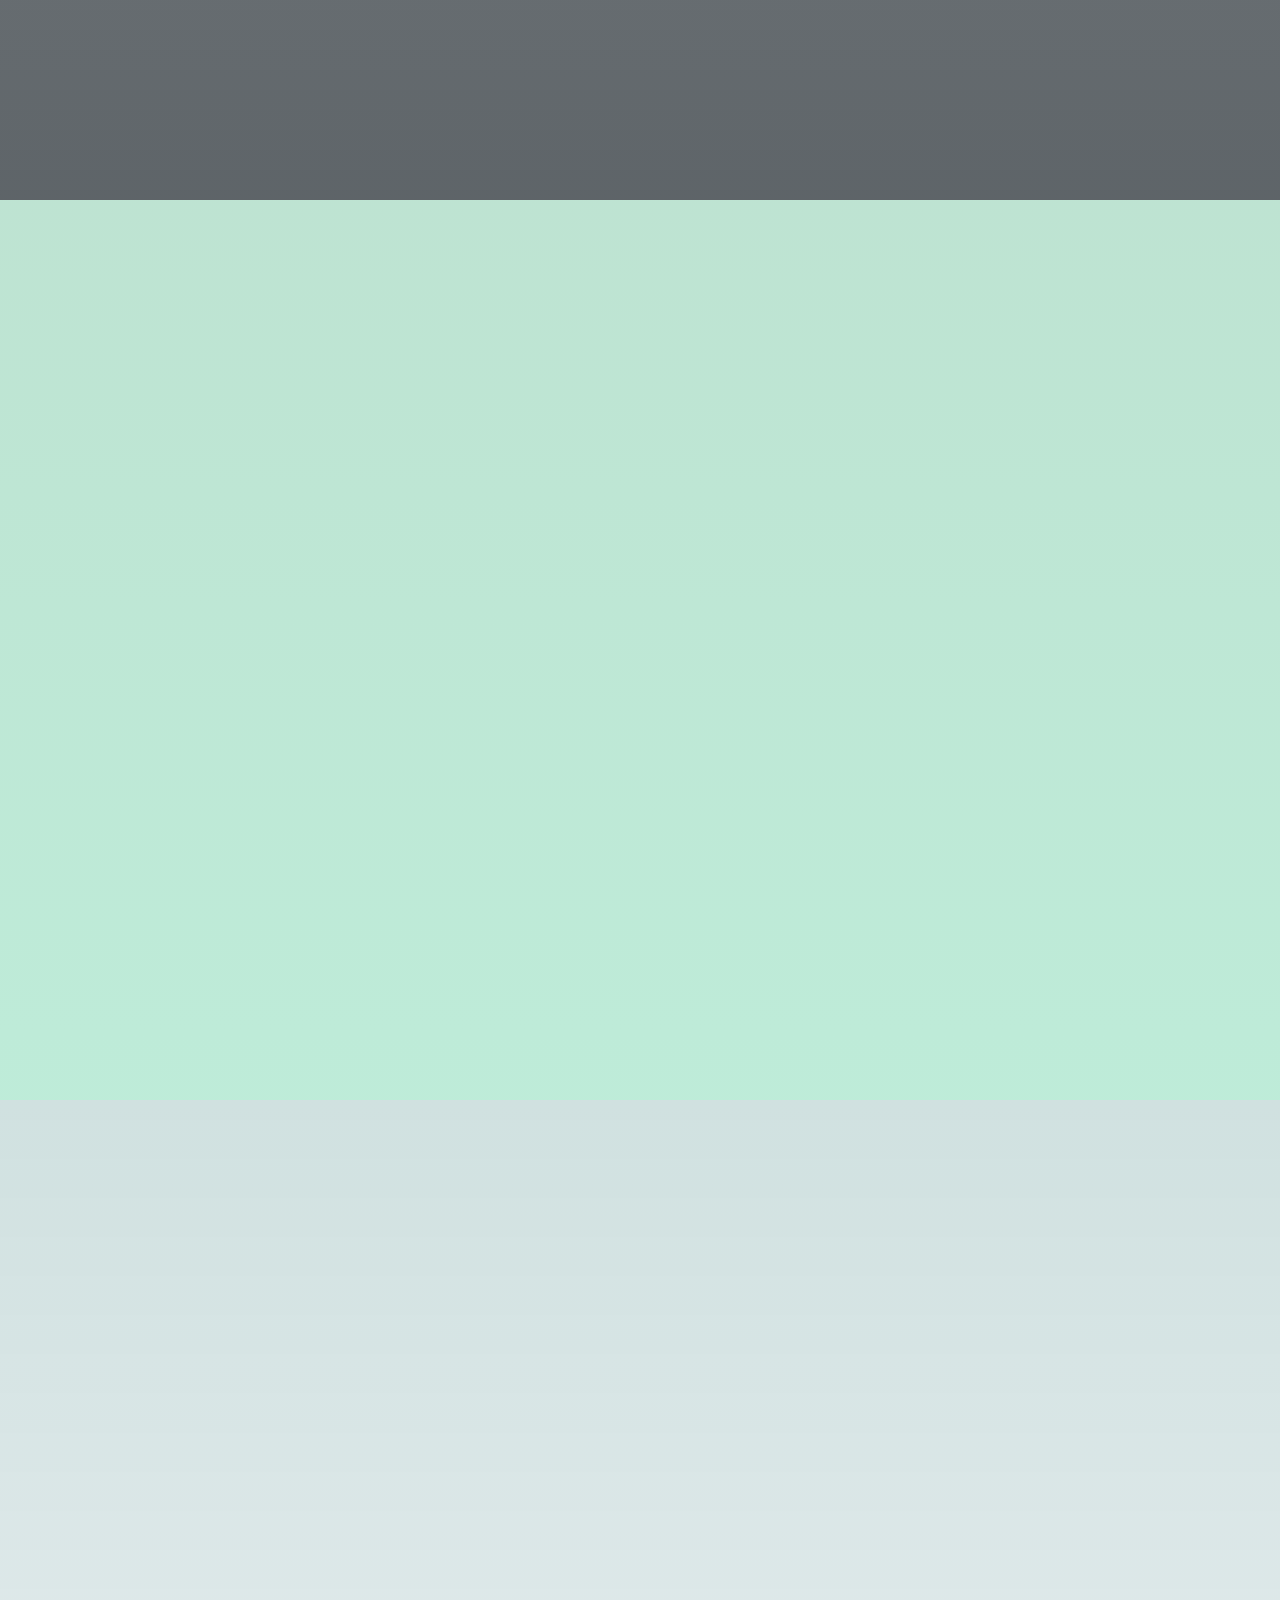
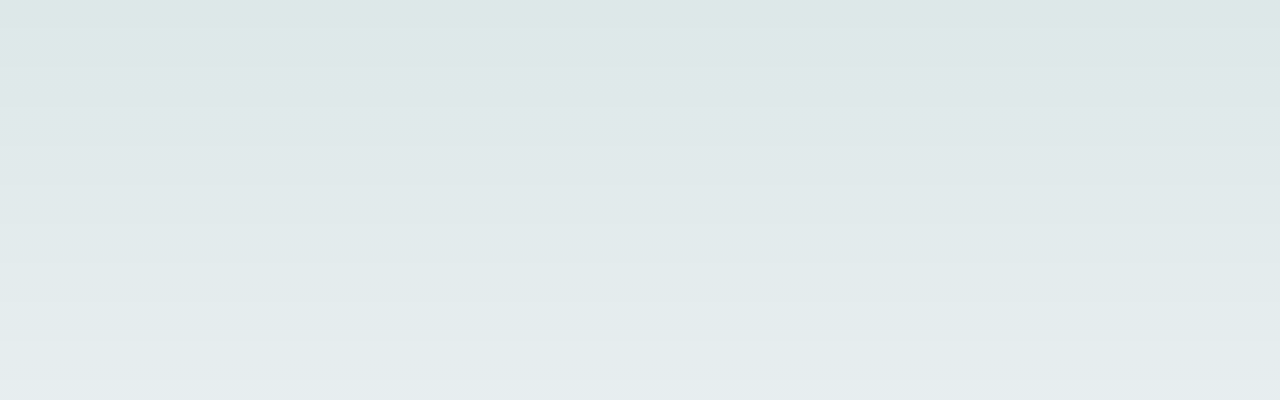
<file: 诗歌展示/index.html>
<!DOCTYPE html>
<html lang="en">

<head>
    <meta charset="UTF-8">
    <meta name="viewport" content="width=device-width, initial-scale=1.0">
    <title>CV's Work - Season Poetry</title>
    <link rel="stylesheet" href="./style.css">
    <script src="https://api.cvlocke.site/lib/jquery/3.4.1/jquery.min.js"></script>
    <script src="https://api.cvlocke.site/lib/jquery/easing/jquery.easing.min.js" type="text/JavaScript"></script>
    <script src="https://api.cvlocke.site/lib/jquery/slimscroll/jquery.slimscroll.min.js"
        type="text/JavaScript"></script>
    <link rel="stylesheet" href="https://api.cvlocke.site/lib/fullpage/2.7.8/fullpage.css">
    <script src="https://api.cvlocke.site/lib/fullpage/2.7.8/fullpage.js"></script>
    <!-- 控制台信息 -->
    <script>
        var style = [
            'color: #222;',
            'font-size: 1.2em;',
            'line-height: 2em;',
            'background-color:#DADADA;',
            'font-family:Gilroy-Light;',
            'font-weight:Bolder;',
        ].join(' ');
        var stylecv = [
            'color: whitesmoke;',
            'font-size: 1em;',
            'line-height: 2em;',
            'background-color:#008080;'
        ].join(' ');
        console.log("%cCreated by CVLocke '陈炜龙'\n%cCopyright ©2020-2022 CVLocke All Rights Reserved", style, stylecv);
    </script>

</head>

<body>

    <!-- 导航栏 -->
    <div class="navarea">
        <ul>
            <li data-menuanchor="spring" id="btn-spring"><a href="#spring"></a></li>
            <li data-menuanchor="summer" id="btn-summer"><a href="#summer"></a></li>
            <li data-menuanchor="auttum" id="btn-auttum"><a href="#auttum"></a></li>
            <li data-menuanchor="winter" id="btn-winter"><a href="#winter"></a></li>
        </ul>
    </div>

    <!-- 诗歌区域 -->
    <div class="poemarea">
        <div class="content">
            <span>
                <h1>钱塘湖春行</h1>
                <h2>唐&emsp;白居易</h2>
                <p>孤山寺北贾亭西，水面初平云脚低。</p>
                <p>几处早莺争暖树，谁家新燕啄春泥。</p>
                <p>乱花渐欲迷人眼，浅草才能没马蹄。</p>
                <p>最爱湖东行不足，绿杨阴里白沙堤。</p>
            </span>
        </div>
    </div>
    <!-- 全屏页面 -->
    <div id="fullpage">
        <div class="section">
            <div class="bg spring">
            </div>

        </div>

        <div class="section">
            <div class="bg summer">
            </div>
        </div>

        <div class="section">
            <div class="bg auttum">
            </div>
        </div>

        <div class="section">
            <div class="bg winter">
            </div>
        </div>

    </div>

    <!-- 动画控制脚本 -->
    <script>
        $(document).ready(
            function () {
                $('#fullpage').fullpage(
                    {
                        menu: '.navarea ul',
                        anchors: ['spring', 'summer', 'auttum', 'winter'],
                        navigation: false,          //是否显示导航，默认为false
                        easing: 'easeInOutCubic',
                        controlArrows: false,
                        navigationPosition: 'right',            //导航小圆点的位置
                        resize: true,
                        fixedElements: '.navarea,.poemarea',
                        afterLoad: function (anchorLink, index) {
                            onLoaded(anchorLink);
                        },
                        onLeave: function (index, nextindex, direction) {
                            onLeave(index, nextindex, direction);
                        }
                    }
                )
            }
        );
        var poemArea = $('.poemarea');
        // 设置淡入效果
        function onLoaded(anchorLink) {
            if (anchorLink == 'spring') {
                changePoem('qiantanghu');
            }
            if (anchorLink == 'summer') {
                changePoem('youjuchuxia');
            }
            if (anchorLink == 'auttum') {
                changePoem('yujiaao');
            }
            if (anchorLink == 'winter') {
                changePoem('xuehou');
            }
            poemArea.find('h1').animate({ opacity: 1 }), poemArea.find('h1').css('top', '0');
            poemArea.find('h2').delay(800).animate({ opacity: 1 });
            poemArea.find('p').delay(1800).animate({ opacity: 1 });
        }

        // 设置淡出效果
        function onLeave(index, nextindex, direction) {
            if (nextindex == 1) {
                poemArea.css('background-color', 'rgba(206, 206, 189, 0.938)');
            }
            if (nextindex == 2) {
                poemArea.css('background-color', 'rgba(18, 48, 50, 0.952)');
            }
            if (nextindex == 3) {
                poemArea.css('background-color', 'rgba(208, 239, 188, 0.9)');
            }
            if (nextindex == 4) {
                poemArea.css('background-color', 'rgba(230, 235, 240, 0.8)');
            }
            poemArea.find('h1').css('opacity', '0'), poemArea.find('h1').css('top', '-5%');
            poemArea.find('h2').css('opacity', '0');
            poemArea.find('p').css('opacity', '0');

        }

        //更改诗歌文本效果
        function changePoem(title) {
            if (title == 'qiantanghu') {
                poemArea.find('span').html("<h1>钱塘湖春行</h1><h2>唐&emsp;白居易</h2><p>孤山寺北贾亭西，水面初平云脚低。</p><p>几处早莺争暖树，谁家新燕啄春泥。</p><p>乱花渐欲迷人眼，浅草才能没马蹄。</p><p>最爱湖东行不足，绿杨阴里白沙堤。</p>");
                poemArea.find('span').css('color', '#000');
            }
            if (title == 'youjuchuxia') {
                poemArea.find('span').html("<h1>幽居初夏</h1><h2>宋&emsp;陆游</h2><p>湖山胜处放翁家，槐柳阴中野径斜。</p><p>水满有时观下鹭，草深无处不鸣蛙。</p><p>箨龙已过头番笋，木笔犹开第一花。</p><p>叹息老来交旧尽，睡来谁共午瓯茶。</p>");
                poemArea.find('span').css('color', '#DFE2AB');
            }
            if (title == 'yujiaao') {
                poemArea.find('span').html("<h1>渔家傲·秋思</h1><h2>宋&emsp;范仲淹</h2><p>塞下秋来风景异，衡阳雁去无留意。</p><p>四面边声连角起，千嶂里，长烟落日孤城闭。</p><p>浊酒一杯家万里，燕然未勒归无计。</p><p>羌管悠悠霜满地，人不寐，将军白发征夫泪。</p>");
                poemArea.find('span').css('color', '#000');
            }
            if (title == 'xuehou') {
                poemArea.find('span').html("<h1>山中雪后</h1><h2>清&emsp;郑燮</h2><p>晨起开门雪满山，</p><p>雪晴云淡日光寒。</p><p>檐流未滴梅花冻，</p><p>一种清孤不等闲。</p>");
                poemArea.find('span').css('color', '#000');
            }
        }
    </script>
</body>


</html>
</file>
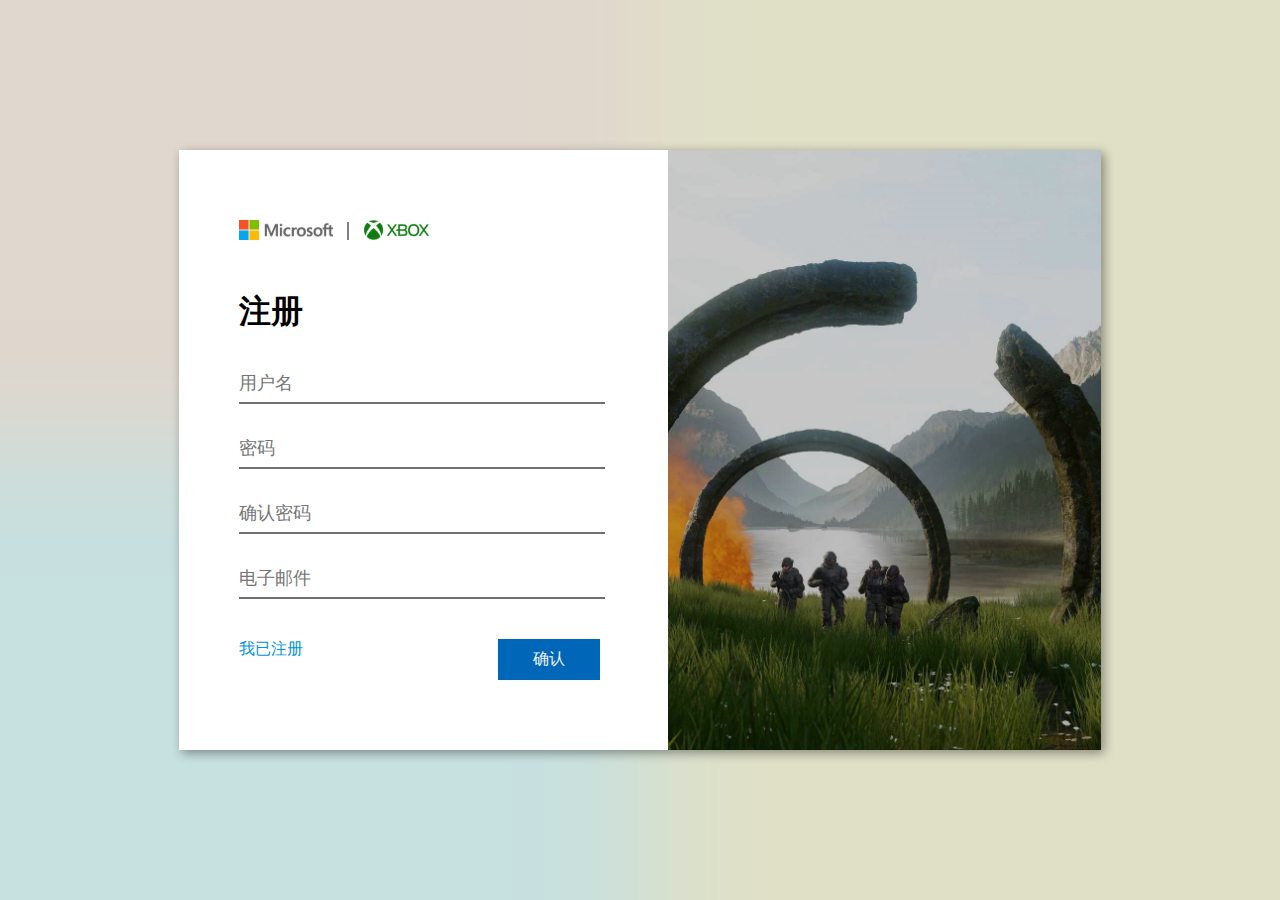
<file: Xbox-Series主机展示/login/index.html>
<!DOCTYPE html>
<html lang="en">

<head>
    <meta charset="UTF-8">
    <meta name="viewport" content="width=device-width, initial-scale=1.0">
    <title>Microsoft | Login & Sign up</title>
    <link rel="stylesheet" href="style.css">
</head>

<body>
    <div class="container">
        <div class="content">
            <div class="textarea">
                <div style="width: 100%;">
                    <div class="logo">
                        <a href="https://www.microsoft.com/" target="_blank">
                            <img src="../icons/logo-microsoft-sm.svg" alt="Microsoft">
                        </a>
                        <div class="splitline"></div>
                        <a href="https://www.xbox.com/" target="_blank">
                            <img src="../icons/logo-xbox-text.svg" alt="Xbox">
                        </a>
                    </div>
                    <div class="items">
                        <div class="item-group">
                            <form action="#" method="post" id="REGIST">
                                <h1>注册</h1>
                                <input type="text" name="Username" id="USER" placeholder="用户名" class="inputControl"
                                    maxlength="15" minlength="6" pattern="^[A-Za-z][A-Za-z0-9]+$" required="required"
                                    oninput="invalid(this,'用户名格式有误：请输入包含字母或数字的英文名称（6-15个字符）')">
                                <input type="password" name="Password" id="PASS" placeholder="密码" class="inputControl"
                                    minlength="12" maxlength="50" pattern="^(?=.*\d)(?=.*[a-z])(?=.*[A-Z])[a-zA-Z0-9]+$"
                                    required="required" oninput="invalid(this,'密码格式有误：至少包含一个大写和小写字母的数字组合（至少12位）')">
                                <input type="password" name="Repeat" id="REPEAT" placeholder="确认密码" class="inputControl"
                                    required="required"
                                    oninput="checker(this, document.querySelector('#REGIST #PASS'), '密码不一致') ">
                                <input type="email" name="Email" id="EMAIL" placeholder="电子邮件" class="inputControl"
                                    required="required">
                                <div class="btns">
                                    <a href="#LOGIN" class="btn_sec">我已注册</a>
                                    <ul style="display: inline-flex;">
                                        <li><input type="submit" value="确认" class="btn_pmy" id="SUBMIT">
                                        </li>
                                    </ul>
                                </div>
                            </form>
                            <form action="#" method="post" id="LOGIN">
                                <h1>登录</h1>
                                <input type="text" name="Username" id="USER" placeholder="用户名" class="inputControl"
                                    maxlength="15" minlength="6" required="required">
                                <input type="password" name="Password" id="PASS" placeholder="密码" class="inputControl"
                                    minlength="12" maxlength="50" required="required">
                                <div class="btns">
                                    <span>
                                        <a href="#REGIST" class="btn_sec">创建账户</a>
                                        <a href="#FIND" class="btn_sec">忘记密码</a>
                                    </span>
                                    <ul style="display: inline-flex;">
                                        <li><input type="submit" value="登录" class="btn_pmy" id="SUBMIT">
                                        </li>
                                    </ul>
                                </div>
                            </form>
                            <form action="#" method="post" id="FIND">
                                <h1>找回密码</h1>
                                <input type="email" name="Email" id="EMAIL" placeholder="电子邮件" class="inputControl"
                                    required="required">
                                <input type="email" name="confirmEmail" id="REEMAIL" placeholder="确认电子邮件"
                                    class="inputControl" required="required" autocomplete="none"
                                    oninput="checker(this,document.querySelector('#FIND #EMAIL'),'邮件不一致')">
                                <input type="text" name="Validnum" id="VALID" placeholder="验证码" class="inputControl"
                                    minlength="5" required="required" pattern="^[A-Z0-9]+$" autocomplete="none"
                                    oninput="invalid(this,'验证码格式错误：大写字母或数字组合')">
                                <div class="btns">
                                    <span>
                                        <a href="#LOGIN" class="btn_sec">返回登录</a>
                                        <a href="#REGIST" class="btn_sec">返回注册</a>
                                    </span>
                                    <ul style="display: inline-flex;">
                                        <li><input type="submit" value="重置" class="btn_pmy" id="SUBMIT">
                                        </li>
                                    </ul>
                                </div>
                            </form>

                        </div>
                    </div>

                </div>
            </div>
            <div class="banner"></div>
        </div>
    </div>
    <script>
        // 表单验证提示
        function invalid(obj, text) {
            obj.validity.patternMismatch ? obj.setCustomValidity(text) : obj.setCustomValidity('');
        }
        function checker(origin, target, text) {
            origin.value != target.value ? origin.setCustomValidity(text) : origin.setCustomValidity('');
        }


    </script>
</body>

</html>
</file>
<file: Xbox-Series主机展示/style.css>
*{
    margin: 0;
    padding: 0;
    box-sizing: border-box;
    list-style: none;
    font-family: -apple-system, BlinkMacSystemFont, 'Segoe UI', Roboto, Oxygen, Ubuntu, Cantarell, 'Open Sans', 'Helvetica Neue', sans-serif;
}
/*#region 全局类 */
img{
    user-select: none;
    vertical-align: middle;
}
.bg{
    background-position: center;
    background-size: cover;
    background-repeat: no-repeat;
}

/* 圆框按钮类 */
.btn{
    display: inline-block;
    padding: .5em 1.2em;
    letter-spacing: .06em;
    text-decoration: none;
    font-weight: 600;
    font-size: 1.1em;
    cursor: pointer;
    user-select: none;
    color: #1E1E1E;
    background-color: transparent;
    outline: none;
    border-width: 2px;
    border-style: solid;
    border-color:  #202020;
    border-radius: 2em;
    transition: background 0.2s,color 0.2s,border 0.2s;
    -webkit-transition: background 0.2s,color 0.2s,border 0.2s;
    -moz-transition: background 0.2s,color 0.2s,border 0.2s;
    -ms-transition: background 0.2s,color 0.2s,border 0.2s;
    -o-transition: background 0.2s,color 0.2s,border 0.2s;
}

.btn:hover{
    background-color: #1E1E1E;
    color: #E6E6E6;
}

/* 方角按钮类 */
.btn-sec{
    padding: 0.3em 1.5em;
    color: #111;
    background-color: transparent;
    font-size: 1.1em;
    text-decoration: none;
    border:none;
    outline: none;
    user-select: none;
    transition: all 0.2s;
    -webkit-transition: all 0.2s;
    -moz-transition: all 0.2s;
    -ms-transition: all 0.2s;
    -o-transition: all 0.2s;

}
.btn-sec::after{
    content: "";
    display: inline-block;
    margin: 0 0 .255rem .4rem;
    width: 10px;
    height: 16px;
    vertical-align: middle;
    background: url(https://cloud.cvlocke.site/%E4%BD%9C%E5%93%81%E9%9B%86/H5%E5%89%8D%E7%AB%AF%E8%AE%BE%E8%AE%A1/Xbox-Series%E4%B8%BB%E6%9C%BA%E5%B1%95%E7%A4%BA/icons/btn_next.svg) no-repeat center;
    background-size: cover;
}

.btn-sec span{
    padding: .2em 0 ;
    border:0 solid transparent;
    transition: all 0.2s;
    -webkit-transition: all 0.2s;
    -moz-transition: all 0.2s;
    -ms-transition: all 0.2s;
    -o-transition: all 0.2s;
}
.btn-sec:hover span{
    border-bottom-width: 3px;
    border-bottom-color:#111 ;
}

.btn-yellow{
background-color: #A6FF10;
font-size: 1em;
}
.btn-yellow::after{
margin: 0 0 .255rem .1rem;
}

.btn-yellow:hover{
    filter: brightness(0.8);
    -webkit-filter: brightness(0.8);
}

.btn-yellow span{
    padding: 0;
}

.container-fullpage{
    width: 100%;
    height: 100vh;
}
.split-line{
    font-weight: bold;
    color: #5E5E5E;
    margin: 0 1em;
}

.split-line-hr{
    width: 4em;
}

.no-select{
    user-select: none;
}
.obj-relative{
    position: relative;
}
.obj-show{
    display: block;
}
.obj-hide{
    display: none;
}
.title{
    user-select: none;
}
.section-2 .title,
.section-3 .title{
    font-size: 4.2em;
    line-height:110%;
    font-weight:800;
}

/* 介绍卡 */
.introduction{
    padding: 0 25%;
    text-align: center;
}

.introduction .title{
    margin: 0.1em 0;
}
.introduction .subtitle{
    font-size: 3.8em;
    font-family: -apple-system,BlinkMacSystemFont,microsoft yahei,'Yahei';
    letter-spacing: 0.08em;
}
.introduction .description{
    margin: 20px 0;
    font-size: 1.2em;
    font-weight: lighter;
}


/* #endregion */

/* #region 第一屏 */


/* #region 导航栏 */
.section-1 nav{
    width: 100%;
    height: 6%;
    padding:15px 30px;
    display: flex;
    align-items: center;
    justify-content: space-between;
    user-select: none;
}

.section-1 .nav-left{
    display: flex;
    height: 100%;
    align-items: center;
}

.section-1 .nav-left .navlist,.section-1 .nav-right ul{
    margin: 0 2em !important;
    padding: 0 !important;
    display: inline-flex;
}

.section-1 .nav-left .navlist li{
    position: relative;
}

/* 子菜单样式 */
.section-1 .nav-left .navlist #sublist{
    opacity: 0;
    position: absolute;
    z-index: 999;
    top:  100%;
    left: 0;
    min-width: 100%;
    background-color: white;
    border: 1px solid lightgray;
    pointer-events: none;
    border-radius: .366em;
    -webkit-border-radius: .366em;
    -moz-border-radius: .366em;
    -ms-border-radius: .366em;
    -o-border-radius: .366em;
    transition: all 0.2s;
    -webkit-transition: all 0.2s;
    -moz-transition: all 0.2s;
    -ms-transition: all 0.2s;
    -o-transition: all 0.2s;
}
.section-1 .nav-left .navlist #sublist p{
    padding: 1.2em 1em;
    user-select: none;
    font-size: 0.8em;
    font-weight: bolder;
    color: #545454;
}
.section-1 .nav-left .navlist #sublist a{
    display: block;
    padding: 1.4em 2em 1.4em 1.4em;
    white-space: nowrap;
}

.section-1 .nav-left .navlist .active #sublist{
    opacity: 1;
    top: 120%;
    pointer-events: all;
}

/* 左区主列表按钮样式 */
.section-1 .nav-left .navlist a,.section-1 .nav-left .navlist #mainBtn{
    padding:0.5em 1em;
    text-decoration: none;
    font-size: 0.8em;
    color: #545454;
    cursor: pointer;
    border: none;
    outline: none;
    background-color: transparent;
    transition:all 0.2s ;
    -webkit-transition:all 0.2s ;
    -moz-transition:all 0.2s ;
    -ms-transition:all 0.2s ;
    -o-transition:all 0.2s ;
}

.section-1 .nav-left .navlist a:hover,.section-1 .nav-left .navlist #mainBtn:hover{
    background-color: gainsboro;
}

/* 三角伪元素 */
.section-1 .navlist #mainBtn::after{
    display: inline-block;
    margin-left: .255rem;
    vertical-align: .255rem;
    content: '';
    border-top: .3em solid;
    border-left:.3em solid transparent;
    border-right: .3em solid transparent;
    border-bottom: none;
    transition: all 0.2s;
    -webkit-transition: all 0.2s;
    -moz-transition: all 0.2s;
    -ms-transition: all 0.2s;
    -o-transition: all 0.2s;
}
.section-1 .navlist .active #mainBtn::after{
    transform-origin: center;
    transform: rotateZ(180deg);
    -webkit-transform: rotateZ(180deg);
    -moz-transform: rotateZ(180deg);
    -ms-transform: rotateZ(180deg);
    -o-transform: rotateZ(180deg);
}


/* 右区导航 */
.section-1 .nav-right ul a{
    margin: 0 1em;
    font-size: 0.8em;
    text-decoration: none;
    color: #545454;
    display: block;
}

.section-1 .nav-right a:hover{
    font-weight: bolder;
}

.section-1 .nav-right a img{
    transform: translateY(-8%);
    height: 1.8em;
    margin-left: 0.5em;
}
/* #endregion */


/* #region 内容区 */
.section-1 .content{
    width: 100%;
    height: 94%;
}

/*#region 左区 */
.section-1 .content-left{
    width: 27.8%;
    height: 100%;
    float: left;
    background: url(https://cloud.cvlocke.site/%E4%BD%9C%E5%93%81%E9%9B%86/H5%E5%89%8D%E7%AB%AF%E8%AE%BE%E8%AE%A1/Xbox-Series%E4%B8%BB%E6%9C%BA%E5%B1%95%E7%A4%BA/images/s1-bg-lg.svg) center no-repeat;
    background-size:  auto 100%;
    display: flex;
    text-align: center;
    justify-content: center;
    align-items: center;
}

.section-1 .content-left .content-container{
    transform: scale(1.3,1.3);
    padding-bottom: 18%;
}

.section-1 .content-left .logo{
    margin: 1em;
}
.section-1 .content-left .title{
    font-size: 3.3em;
    font-weight: normal;
    font-family: microsoft yahei,'Yahei',-apple-system, BlinkMacSystemFont,'Segoe UI';
    color: #0C630C;
}

.section-1 .content-left .subtitle{
    margin: 10% 0 15%;
    font-size: 1.6em;
    font-weight: lighter;
}
.section-1 .content-left .btn-play{
    padding: 0.5em 0.7em;
    font-size: 0.9em;
    color: #0E580E;
    border-color:  #0D530D;
    font-family: -apple-system, BlinkMacSystemFont, 'Segoe UI', Roboto, Oxygen, Ubuntu, Cantarell, 'Open Sans', 'Helvetica Neue', sans-serif;
}
.section-1 .content-left .btn-play::before{
    margin-left: .3em;
    display: inline-block;
    content: '';
    vertical-align: -0.02em;
    border-top: .45em solid transparent;
    border-left:.6em solid ;
    border-right: none;
    border-bottom: .45em solid transparent;
}

.section-1 .content-left .btn-play:hover{
    background-color: #107C10;
    color: seashell;
    border-color: transparent;
}

/* #endregion */

/*#region 右区 */
.section-1 .content-right{
    width: 72.2%;
    height: 100%;
    float: right;
    display: flex;
    align-items: flex-end;
}
.section-1 .banner{
    width: 100%;
    user-select: none;
    pointer-events: none;
}
.section-1 .content-right .text-area{
    width: 100%;
    padding: 0 7vw 0.5em;
    background-color: #E6E6E6;
    display: inline-flex;
}
.section-1 .content-right span{
    display: block;
    width: 50%;
    text-align: center;
    margin: 0;
    padding: 0 7%;
    overflow: hidden;
}

.section-1 .content-right a{
    text-decoration: none;
    color: #116511;
    font-size: 2em;
    font-weight: bolder;
    border-bottom: 0px solid transparent;
    transition: all 0.2s;
    letter-spacing:0.03em;
}

.section-1 .content-right a:hover{
    border-bottom: 5px solid #0f570f;
}



.section-1 .content-right p{
    font-size: 1.4em;
    font-weight: 600;
}
/* #endregion */

/* #endregion */



/* #endregion */

/* #region 第二屏 */
.section-2 .container-fullpage{
    padding: 60px 35px;
    background-image: url(https://cloud.cvlocke.site/%E4%BD%9C%E5%93%81%E9%9B%86/H5%E5%89%8D%E7%AB%AF%E8%AE%BE%E8%AE%A1/Xbox-Series%E4%B8%BB%E6%9C%BA%E5%B1%95%E7%A4%BA/images/s2_bg.jpg);
}
.section-2 .content{
    box-sizing: content-box;
    height: fit-content;
    width: 27%;
}
.section-2 .introArea{
    margin: 10vh 0 ;
}
.section-2 .introArea li{
    display: inline-flex;
    width: 100%;
    margin-bottom: 2vw;
}
.section-2 .introArea .intro-icon{
    flex: 1;
    display: flex;
    justify-content: center;
    align-items: center;
}
.section-2 .introArea .intro-text{
    flex: 2;
}
.section-2 .introArea .intro-text h3{
    margin-bottom: 0.5em;
}
.section-2 .introArea .intro-text p{
    font-weight: lighter;
    font-size: 0.96em;
}
/* #endregion */

/*#region 第三屏 */

.section-3 .container-fullpage{
    padding: 0 10%;
    display: flex;
    align-items: flex-end;
    background-image: url(https://cloud.cvlocke.site/%E4%BD%9C%E5%93%81%E9%9B%86/H5%E5%89%8D%E7%AB%AF%E8%AE%BE%E8%AE%A1/Xbox-Series%E4%B8%BB%E6%9C%BA%E5%B1%95%E7%A4%BA/images/s3_bg.jpg);
}

.section-3 .content{
    width: 100%;
}
.section-3 .introduction .logo{
    width: 190px;
    margin: 1em 0;
}

.section-3 .introArea{
    margin:3.5vw 0;
    display: inline-flex;
    justify-content: center;
    width: 100%;
    text-align: center;
}
.section-3 .introArea li{
    display: flex;
    flex-direction: column;
    margin: 0 4vw;
}
.section-3 .introArea .intro-icon{
    flex: 3;
    display: flex;
    justify-content: center;
    align-items: center;
}
.section-3 .introArea .intro-icon img{
    transform: scale(1.2);
    -webkit-transform: scale(1.2);
    -moz-transform: scale(1.2);
    -ms-transform: scale(1.2);
    -o-transform: scale(1.2);
}
.section-3 .introArea .intro-text{
    margin: .3em 0;
    flex: 1;
    font-size: 1.05em;
    font-weight: 600;
    letter-spacing: .05em;
}

/* #endregion */

/* #region 第四屏 */
.section-4 .container-fullpage{
    background-color: #191919;
    background-image: url(https://cloud.cvlocke.site/%E4%BD%9C%E5%93%81%E9%9B%86/H5%E5%89%8D%E7%AB%AF%E8%AE%BE%E8%AE%A1/Xbox-Series%E4%B8%BB%E6%9C%BA%E5%B1%95%E7%A4%BA/images/s4_bg.jpg);
    display: flex;
    justify-content: center;
    align-items: center;
    color: #FCFCFC;
}
.section-4 .content{
    transform: translateY(18%);
    -webkit-transform: translateY(18%);
    -moz-transform: translateY(18%);
    -ms-transform: translateY(18%);
    -o-transform: translateY(18%);
}
.section-4 .introduction{
    padding: 0 10%;
}
.section-4 .introduction .subtitle{
    margin: 15px;
    font-size: 46px;
    font-weight: normal;
}
.section-4 .introduction .description{
    margin-bottom: 30px;
    letter-spacing: .03em;
    color: #FCFCFC;
}

/* #endregion */

/* #region 第五屏 */


.section-5 .container-fullpage{
    background-image: url(https://cloud.cvlocke.site/%E4%BD%9C%E5%93%81%E9%9B%86/H5%E5%89%8D%E7%AB%AF%E8%AE%BE%E8%AE%A1/Xbox-Series%E4%B8%BB%E6%9C%BA%E5%B1%95%E7%A4%BA/images/s5_bg.jpg);
    background-color: #E6E6E6;
    background-size: auto 100%;
    background-position: 0 0;
    display: flex;
    justify-content: flex-end;
    align-items: center;
}
.section-5 .container-fullpage .content{
    padding: 0 10%;
    transform: translateY(-25%);
    -webkit-transform: translateY(-25%);
    -moz-transform: translateY(-25%);
    -ms-transform: translateY(-25%);
    -o-transform: translateY(-25%);
}

.section-5 .introduction{
    padding: 0;
}
.section-5 .introduction .subtitle{
    font-size: 2.7em;
}
.section-5 .introduction .description{
    margin: 36px 0 45px;
    font-size: 1.4em;
    letter-spacing: .1em;
}

/* #endregion */

/* #region 页脚 Footer */
footer{
    padding: 4vw 10vw 2vw;
    width: 100%;
    background-image: url(https://cloud.cvlocke.site/%E4%BD%9C%E5%93%81%E9%9B%86/H5%E5%89%8D%E7%AB%AF%E8%AE%BE%E8%AE%A1/Xbox-Series%E4%B8%BB%E6%9C%BA%E5%B1%95%E7%A4%BA/icons/footer_bg.svg);
    background-position: 0 0 !important;
}
footer a{
    text-decoration: none;
    outline: none;
}
footer .content{
    width: 100%;
    display: flex;
    justify-content: space-between;
    color: #111;
}
footer .content-left .split-line{
    padding: 0 2em;
    display: inline-block;
    transform: scale(1.8,1.8);
    -webkit-transform: scale(1.8,1.8);
    -moz-transform: scale(1.8,1.8);
    -ms-transform: scale(1.8,1.8);
    -o-transform: scale(1.8,1.8);
}
footer .content-left .logo{
    margin-bottom: 2em;
}
footer .content-left .copyright p{
    font-size: .9em;
    font-weight: lighter;
    letter-spacing: .02em;
}

/* 链接列表 */
footer .content-right .linkArea{
    display: inline-flex;
}
footer .content-right .link-item{
    margin: 0 3.4vw;
}
footer .content-right .link-title{
    margin-bottom: .5em;
    font-size: 17px;
    font-weight: 600;
}
footer .content-right .link-list li{
    margin: .3em 0;
}

footer .content .content-right .link-list a,
footer .content-left .copyright a
{
    font-size: 15px;
    font-weight: lighter;
    text-decoration: none;
    letter-spacing: .04em;
    color: #111;
    border: 0px solid transparent;
    transition: all 0.2s;
    -webkit-transition: all 0.2s;
    -moz-transition: all 0.2s;
    -ms-transition: all 0.2s;
    -o-transition: all 0.2s;
}

footer .content .content-right .link-list a:hover,
footer .content-left .copyright a:hover
{
    border-bottom-width: 2px;
    border-bottom-color: #666;
}


/* #endregion */

/* 设置Fullpage样式 */
#fp-nav ul li a span, 
.fp-slidesNav ul li a span{
    box-sizing: content-box !important;
    border: 2px solid rgba(255,255,255,.5)  !important;
    background-color: rgba(0, 0, 0,.6) !important;
}
</file>
<file: Xbox-Series主机展示/lib/fullpage/fullpage.css>
/*!
 * fullPage 3.0.5
 * https://github.com/alvarotrigo/fullPage.js
 *
 * @license GPLv3 for open source use only
 * or Fullpage Commercial License for commercial use
 * http://alvarotrigo.com/fullPage/pricing/
 *
 * Copyright (C) 2018 http://alvarotrigo.com/fullPage - A project by Alvaro Trigo
 */
html.fp-enabled,
.fp-enabled body {
    margin: 0;
    padding: 0;
    overflow:hidden;

    /*Avoid flicker on slides transitions for mobile phones #336 */
    -webkit-tap-highlight-color: rgba(0,0,0,0);
}
.fp-section {
    position: relative;
    -webkit-box-sizing: border-box; /* Safari<=5 Android<=3 */
    -moz-box-sizing: border-box; /* <=28 */
    box-sizing: border-box;
}
.fp-slide {
    float: left;
}
.fp-slide, .fp-slidesContainer {
    height: 100%;
    display: block;
}
.fp-slides {
    z-index:1;
    height: 100%;
    overflow: hidden;
    position: relative;
    -webkit-transition: all 0.3s ease-out; /* Safari<=6 Android<=4.3 */
    transition: all 0.3s ease-out;
}
.fp-section.fp-table, .fp-slide.fp-table {
    display: table;
    table-layout:fixed;
    width: 100%;
}
.fp-tableCell {
    display: table-cell;
    vertical-align: middle;
    width: 100%;
    height: 100%;
}
.fp-slidesContainer {
    float: left;
    position: relative;
}
.fp-controlArrow {
    -webkit-user-select: none; /* webkit (safari, chrome) browsers */
    -moz-user-select: none; /* mozilla browsers */
    -khtml-user-select: none; /* webkit (konqueror) browsers */
    -ms-user-select: none; /* IE10+ */
    position: absolute;
    z-index: 4;
    top: 50%;
    cursor: pointer;
    width: 0;
    height: 0;
    border-style: solid;
    margin-top: -38px;
    -webkit-transform: translate3d(0,0,0);
    -ms-transform: translate3d(0,0,0);
    transform: translate3d(0,0,0);
}
.fp-controlArrow.fp-prev {
    left: 15px;
    width: 0;
    border-width: 38.5px 34px 38.5px 0;
    border-color: transparent #fff transparent transparent;
}
.fp-controlArrow.fp-next {
    right: 15px;
    border-width: 38.5px 0 38.5px 34px;
    border-color: transparent transparent transparent #fff;
}
.fp-scrollable {
    overflow: hidden;
    position: relative;
}
.fp-scroller{
    overflow: hidden;
}
.iScrollIndicator{
    border: 0 !important;
}
.fp-notransition {
    -webkit-transition: none !important;
    transition: none !important;
}
#fp-nav {
    position: fixed;
    z-index: 100;
    margin-top: -32px;
    top: 50%;
    opacity: 1;
    -webkit-transform: translate3d(0,0,0);
}
#fp-nav.fp-right {
    right: 17px;
}
#fp-nav.fp-left {
    left: 17px;
}
.fp-slidesNav{
    position: absolute;
    z-index: 4;
    opacity: 1;
    -webkit-transform: translate3d(0,0,0);
    -ms-transform: translate3d(0,0,0);
    transform: translate3d(0,0,0);
    left: 0 !important;
    right: 0;
    margin: 0 auto !important;
}
.fp-slidesNav.fp-bottom {
    bottom: 17px;
}
.fp-slidesNav.fp-top {
    top: 17px;
}
#fp-nav ul,
.fp-slidesNav ul {
  margin: 0;
  padding: 0;
}
#fp-nav ul li,
.fp-slidesNav ul li {
    display: block;
    width: 14px;
    height: 13px;
    margin: 7px;
    position:relative;
}
.fp-slidesNav ul li {
    display: inline-block;
}
#fp-nav ul li a,
.fp-slidesNav ul li a {
    display: block;
    position: relative;
    z-index: 1;
    width: 100%;
    height: 100%;
    cursor: pointer;
    text-decoration: none;
}
#fp-nav ul li a.active span,
.fp-slidesNav ul li a.active span,
#fp-nav ul li:hover a.active span,
.fp-slidesNav ul li:hover a.active span{
    height: 12px;
    width: 12px;
    margin: -6px 0 0 -6px;
    border-radius: 100%;
 }
#fp-nav ul li a span,
.fp-slidesNav ul li a span {
    border-radius: 50%;
    position: absolute;
    z-index: 1;
    height: 4px;
    width: 4px;
    border: 0;
    background: #333;
    left: 50%;
    top: 50%;
    margin: -2px 0 0 -2px;
    -webkit-transition: all 0.1s ease-in-out;
    -moz-transition: all 0.1s ease-in-out;
    -o-transition: all 0.1s ease-in-out;
    transition: all 0.1s ease-in-out;
}
#fp-nav ul li:hover a span,
.fp-slidesNav ul li:hover a span{
    width: 10px;
    height: 10px;
    margin: -5px 0px 0px -5px;
}
#fp-nav ul li .fp-tooltip {
    position: absolute;
    top: -2px;
    color: #fff;
    font-size: 14px;
    font-family: arial, helvetica, sans-serif;
    white-space: nowrap;
    max-width: 220px;
    overflow: hidden;
    display: block;
    opacity: 0;
    width: 0;
    cursor: pointer;
}
#fp-nav ul li:hover .fp-tooltip,
#fp-nav.fp-show-active a.active + .fp-tooltip {
    -webkit-transition: opacity 0.2s ease-in;
    transition: opacity 0.2s ease-in;
    width: auto;
    opacity: 1;
}
#fp-nav ul li .fp-tooltip.fp-right {
    right: 20px;
}
#fp-nav ul li .fp-tooltip.fp-left {
    left: 20px;
}
.fp-auto-height.fp-section,
.fp-auto-height .fp-slide,
.fp-auto-height .fp-tableCell{
    height: auto !important;
}

.fp-responsive .fp-auto-height-responsive.fp-section,
.fp-responsive .fp-auto-height-responsive .fp-slide,
.fp-responsive .fp-auto-height-responsive .fp-tableCell {
    height: auto !important;
}

/*Only display content to screen readers*/
.fp-sr-only{
    position: absolute;
    width: 1px;
    height: 1px;
    padding: 0;
    overflow: hidden;
    clip: rect(0, 0, 0, 0);
    white-space: nowrap;
    border: 0;
}
</file>
<file: 诗歌展示/style.css>
@font-face
{
    font-family: founderqing;
    src: url(https://cloud.cvlocke.site/%E4%BD%9C%E5%93%81%E9%9B%86/H5%E5%89%8D%E7%AB%AF%E8%AE%BE%E8%AE%A1/%E8%AF%97%E6%AD%8C%E5%B1%95%E7%A4%BA/fonts/%E6%96%B9%E6%AD%A3%E6%B8%85%E5%88%BB%E6%9C%AC%E6%82%A6%E5%AE%8B%E7%AE%80%E4%BD%93.TTF);
}
*{
    margin: 0;
    padding: 0;
    font-family: 'founderqing',-apple-system, BlinkMacSystemFont, 'Segoe UI', Roboto, Oxygen, Ubuntu, Cantarell, 'Open Sans', 'Helvetica Neue', sans-serif;
}


/* #region 导航栏设置 */
.navarea{
    position: fixed;
    right: 2vw;
    top: 0;
    height: 100vh;
    display: flex;
    justify-content: center;
    align-items: center;
}
.navarea li{
    list-style: none;
}

.navarea li a{
    width: 6vw;
    height: 4vw;
    text-decoration: none;
    display: block;
    background-position: center;
    background-size: cover;
    background-repeat: no-repeat;
    margin: 1vw;
    border-width: 0px;
    border-style: solid;
    filter:brightness(50%);
    -webkit-filter: brightness(50%);
    transition:all 0.3s;

}
.navarea #btn-spring a{
    background-image: url(https://cloud.cvlocke.site/%E4%BD%9C%E5%93%81%E9%9B%86/H5%E5%89%8D%E7%AB%AF%E8%AE%BE%E8%AE%A1/%E8%AF%97%E6%AD%8C%E5%B1%95%E7%A4%BA/images/qiantang.jpg);
    border-color: rgb(219, 215, 196);
}
.navarea #btn-summer a{
    background-image: url(https://cloud.cvlocke.site/%E4%BD%9C%E5%93%81%E9%9B%86/H5%E5%89%8D%E7%AB%AF%E8%AE%BE%E8%AE%A1/%E8%AF%97%E6%AD%8C%E5%B1%95%E7%A4%BA/images/summer.jpg);
    border-color: rgb(109, 92, 120);
}
.navarea #btn-auttum a{
    background-image: url(https://cloud.cvlocke.site/%E4%BD%9C%E5%93%81%E9%9B%86/H5%E5%89%8D%E7%AB%AF%E8%AE%BE%E8%AE%A1/%E8%AF%97%E6%AD%8C%E5%B1%95%E7%A4%BA/images/auttum.jpg);
    border-color: rgb(226, 222, 197);
}
.navarea #btn-winter a{
    background-image: url(https://cloud.cvlocke.site/%E4%BD%9C%E5%93%81%E9%9B%86/H5%E5%89%8D%E7%AB%AF%E8%AE%BE%E8%AE%A1/%E8%AF%97%E6%AD%8C%E5%B1%95%E7%A4%BA/images/winter.jpg);
    border-color: rgb(200, 200, 255);
}

.navarea li a:hover,.navarea .active a{
    transform: scale(1.2,1.2);
    filter:brightness(100%);
    -webkit-filter: brightness(100%);
    border-width: 0.3vw;
}
/* #endregion */

/* #region 全屏页面设置 */
.section{
    width: 100vw;
    height: 100vh;
}
.bg{
    width: 100%;
    height: 100%;
    position: relative;
    background-position: center;
    background-repeat: no-repeat;
    background-size: cover;
}
/* 春天背景图 */
.spring{
    background-image: linear-gradient(rgba(42, 50, 9, 0.1),rgba(42, 50, 9,0.3)),url(https://cloud.cvlocke.site/%E4%BD%9C%E5%93%81%E9%9B%86/H5%E5%89%8D%E7%AB%AF%E8%AE%BE%E8%AE%A1/%E8%AF%97%E6%AD%8C%E5%B1%95%E7%A4%BA/images/qiantang.jpg)
}
/* 夏天背景图 */
.summer{
    background-image: linear-gradient(rgba(19, 29, 36, 0.521),rgba(24, 33, 39, 0.699)),url(https://cloud.cvlocke.site/%E4%BD%9C%E5%93%81%E9%9B%86/H5%E5%89%8D%E7%AB%AF%E8%AE%BE%E8%AE%A1/%E8%AF%97%E6%AD%8C%E5%B1%95%E7%A4%BA/images/summer.jpg)
}
/* 秋天背景图 */
.auttum{
    background-image: linear-gradient(rgba(0, 146, 78, 0.253),rgba(0, 179, 104, 0.253)),url(https://cloud.cvlocke.site/%E4%BD%9C%E5%93%81%E9%9B%86/H5%E5%89%8D%E7%AB%AF%E8%AE%BE%E8%AE%A1/%E8%AF%97%E6%AD%8C%E5%B1%95%E7%A4%BA/images/auttum.jpg)
}
/* 冬天背景图 */
.winter{
    background-image: linear-gradient(rgba(0, 92, 87, 0.185),rgba(0, 69, 90, 0.096)),url(https://cloud.cvlocke.site/%E4%BD%9C%E5%93%81%E9%9B%86/H5%E5%89%8D%E7%AB%AF%E8%AE%BE%E8%AE%A1/%E8%AF%97%E6%AD%8C%E5%B1%95%E7%A4%BA/images/winter.jpg)
}
/* #endregion */

/* #region 诗歌区域 */
.poemarea{
    position: fixed;
    left: 15vw;
    top: 25vh;
    padding: 5vh 2vw;
    background-color: rgba(206, 206, 189, 0.938);
    overflow: hidden;
    transition: all 0.3s;
}
.poemarea .content{
    width: 100%;
    height: 100%;
    display: flex;
    text-align: center;
    justify-content: center;
    user-select: none;
}
.poemarea .content span{
    color: #000;
}
.poemarea .content h1{
    position: relative;
    top:-5%;
    margin: 1em 0;
    font-size: 3em;
    opacity: 0;
    transition: all 1s;
}
.poemarea .content h2{
    opacity: 0;
    transition: all 1s;
}

.poemarea .content p{
    font-family: fangsong;
    margin: 1em 0;
    font-size: 1.8em;
    font-weight: bolder;
    opacity: 0;
    transition: all 1s;
}
/* #endregion */
</file>
<file: Xbox-Series主机展示/login/style.css>
*{
    margin: 0;
    padding: 0;
    box-sizing: border-box;
    font-family: -apple-system, BlinkMacSystemFont,'Microsoft Yahei','Segoe UI', Roboto, Oxygen, Ubuntu, Cantarell, 'Open Sans', 'Helvetica Neue', sans-serif;
    list-style: none;
    scroll-behavior: smooth;
}

.container{
    width: 100%;
    height: 100vh;
    background: url(res/bg.png) center no-repeat;
    background-size: cover;
    display: flex;
    justify-content: center;
    align-items: center;
}

.content{
    width: 922px;
    height: 600px;
    background-color: whitesmoke;
    box-shadow: 3px 3px 10px rgba(0,0,0,.4);
    display: inline-flex;
}

/* #region 左区 */

.textarea{
    width: 53%;
    height: 100%;
    padding: 40px 60px;
    background-color: #fff;
    display: flex;
    justify-content: center;
    align-items: center;
}

.logo{
    height: 20px;
}
.logo a{
    text-decoration: none;
}
.logo img{
    height: 100%;
}
.logo .splitline{
    width: 2px;
    height: 90%;
    display: inline-block;
    margin: 0 10px;
    background-color: #808080;
}

/* 表单区 */
.items{
    width: 100%;
    overflow: hidden;
}
.items .item-group{
    width: 350%;
    display: inline-flex;
    align-items: center;
    position: relative;
}

.items form{
    width: 100%;
    margin-right: 5%;
}

.items h1{
    margin: 50px 0 30px;
}
.items .inputControl{
    width: 100%;
    height: 40px;
    margin-bottom: 25px;
    outline: none;
    border: none;
    border-bottom: 2px solid #707070;
    background-color: transparent;
    font-size: 1.1em;
    transition: all 0.2s;
    -webkit-transition: all 0.2s;
    -moz-transition: all 0.2s;
    -ms-transition: all 0.2s;
    -o-transition: all 0.2s;
}
.items .inputControl:focus{
    border-color: dimgrey;
    box-shadow: 0 3px 6px -3px grey;
}

/* 按钮区 */

    .items .btns{
        margin-top: 15px;
        display: flex;
        justify-content: space-between;
    }
    .items .btn_sec{
        display: block;
        margin-bottom: 0.5em;
        text-decoration: none;
        color: #0094d3;
    }

    .items .btn_pmy{
        margin: 0 5px;
        padding: 10px 35px;
        display: block;
        background-color: #0067B8;
        outline: none;
        border: none;
        border-radius: 0%;
        color: whitesmoke;
        font-size: 1em;
        cursor: pointer;
        -webkit-border-radius: 0%;
        -moz-border-radius: 0%;
        -ms-border-radius: 0%;
        -o-border-radius: 0%;
        transition: all 0.2s;
        -webkit-transition: all 0.2s;
        -moz-transition: all 0.2s;
        -ms-transition: all 0.2s;
        -o-transition: all 0.2s;
}

.items .btn_sec:hover{
    text-decoration: underline;
    color: #005DA6;
}

.items .btn_pmy:hover{
        filter: brightness(0.9);
        -webkit-filter: brightness(0.9);
}



/* #endregion */

/* #region 右区 */

.banner{
    width: 47%;
    height: 100%;
    background: url(res/halo.png) center no-repeat;
    background-size: cover;
    filter: brightness(0.8);
}

/* #endregion */

/*#region 响应式 */
@media (max-width:922px){
    .content{
        width: 100%;
        height: 100vh;
    }
}
@media (max-height:600px){
    .content{
        width: 100%;
        height: 100vh;
    }
}

@media (max-width:600px)
{
    .content{
        width: 100%;
        height: 100vh;
    }
    .textarea{
        width: 100%;
    }
    .banner{
        display: none;
    }
}



/* #endregion  */
</file>
